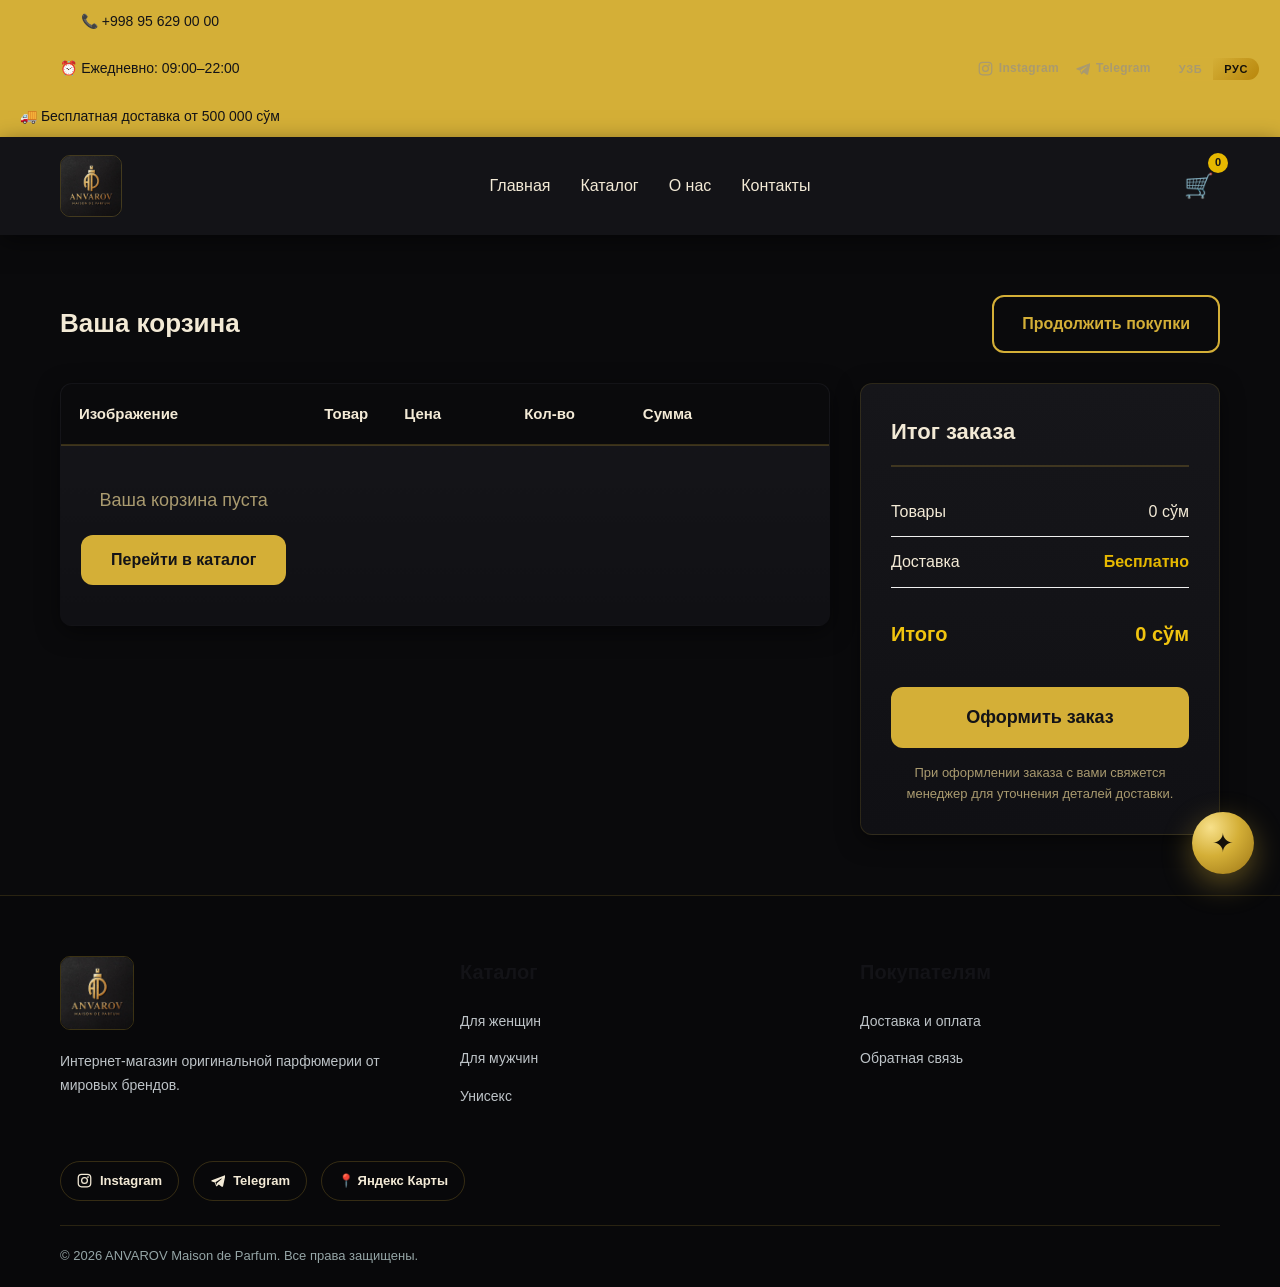
<file: cart.html>
<!DOCTYPE html>
<html lang="ru">
<head>
    <meta charset="UTF-8">
    <meta name="viewport" content="width=device-width, initial-scale=1.0">
    <title>Корзина — Parfum Shop</title>
    <meta name="description" content="Ваша корзина покупок. Оформите заказ с доставкой по Узбекистану.">
    <link rel="stylesheet" href="css/style.css">
</head>
<body>

    <div class="top-bar">
        <div class="contact-info">
            <span>📞 +998 95 629 00 00</span>
            <span>⏰ Ежедневно: 09:00–22:00</span>
            <span>🚚 Бесплатная доставка от 500 000 сўм</span>
        </div>
        <div class="top-right">
            <a class="top-social" href="https://www.instagram.com/anvarov_parfum/" target="_blank" rel="noopener"><svg viewBox="0 0 24 24" fill="none" stroke="currentColor" stroke-width="2"><rect x="2" y="2" width="20" height="20" rx="5.5"/><circle cx="12" cy="12" r="4.6"/><circle cx="17.6" cy="6.4" r="1.4" fill="currentColor" stroke="none"/></svg><span>Instagram</span></a>
            <a class="top-social" href="https://t.me/anvarov_parfum" target="_blank" rel="noopener"><svg viewBox="0 0 24 24" fill="currentColor"><path d="M21.9 4.3 2.9 11.6c-1 .4-1 1.7.1 2l4.7 1.4 1.8 5.5c.3.9 1.4 1.1 2 .4l2.5-2.6 4.8 3.5c.8.6 1.9.2 2.1-.8l3.4-15.7c.2-1-.8-1.8-1.7-1.4zM8.7 14.7l9.4-5.8c.4-.3.9.3.5.6l-7.7 7-.3 3.2-1.9-5z"/></svg><span>Telegram</span></a>
            <div class="lang-switch" role="group" aria-label="Язык">
                <button type="button" data-lang="uz">УЗБ</button>
                <button type="button" data-lang="ru" class="active">РУС</button>
            </div>
        </div>
    </div>

    <header>
        <div class="container nav-container">
            <a href="catalog.html" class="logo logo-img" aria-label="ANVAROV — каталог"><img src="images/logo.png" alt="ANVAROV Maison de Parfum"></a>

            <nav class="nav-menu">
                <a href="index.html">Главная</a>
                <a href="catalog.html">Каталог</a>
                <a href="about.html">О нас</a>
                <a href="contact.html">Контакты</a>
            </nav>

            <div class="nav-actions">
                <a href="cart.html" class="cart-icon" aria-label="Корзина">🛒<span class="cart-count">0</span></a>
                <button class="mobile-menu-btn" aria-label="Меню">☰</button>
            </div>
        </div>
    </header>

    <section class="cart-page">
        <div class="container">
            <div class="cart-header">
                <h2 style="font-size:26px; font-weight:700;">Ваша корзина</h2>
                <a href="catalog.html" class="btn btn-outline">Продолжить покупки</a>
            </div>

            <div style="display:grid; grid-template-columns: 1fr 360px; gap:30px;">
                <div>
                    <table class="cart-table">
                        <thead>
                            <tr>
                                <th style="width:120px;">Изображение</th>
                                <th>Товар</th>
                                <th style="width:140px;">Цена</th>
                                <th style="width:140px;">Кол-во</th>
                                <th style="width:140px;">Сумма</th>
                                <th style="width:100px;"></th>
                            </tr>
                        </thead>
                        <tbody id="cart-items">
                            <!-- Товары корзины заполняются JS -->
                        </tbody>
                    </table>
                </div>

                <div class="cart-summary">
                    <h3>Итог заказа</h3>
                    <div class="summary-row">
                        <span>Товары</span>
                        <span id="cart-subtotal">0 сўм</span>
                    </div>
                    <div class="summary-row">
                        <span>Доставка</span>
                        <span style="color:var(--accent-color); font-weight:600;">Бесплатно</span>
                    </div>
                    <div class="summary-row total">
                        <span>Итого</span>
                        <span id="cart-total">0 сўм</span>
                    </div>
                    <button class="btn btn-primary checkout-btn" id="checkout-btn">Оформить заказ</button>
                    <p style="margin-top:15px; font-size:13px; color:var(--text-gray); text-align:center;">
                        При оформлении заказа с вами свяжется менеджер для уточнения деталей доставки.
                    </p>
                </div>
            </div>
        </div>
    </section>

    <!-- Модалка заказа -->
    <div class="modal-overlay" id="order-modal">
        <div class="modal">
            <div class="modal-header">
                <h3>Оформление заказа</h3>
                <button class="close-modal" id="close-order">×</button>
            </div>
            <div class="modal-body">
                <form id="order-form">
                    <div class="form-group">
                        <label>Ваше имя</label>
                        <input type="text" name="customer-name" placeholder="Иван Иванов" required>
                    </div>
                    <div class="form-group">
                        <label>Телефон</label>
                        <input type="tel" name="customer-phone" placeholder="+7 (999) 123-45-67" required>
                    </div>
                    <div class="form-group">
                        <label>Адрес доставки</label>
                        <textarea name="customer-address" placeholder="Город, улица, дом, квартира" required></textarea>
                    </div>
                    <div class="form-group">
                        <label>Комментарий к заказу</label>
                        <textarea name="customer-comment" placeholder="Пожелания по доставке (не обязательно)"></textarea>
                    </div>
                    <div class="checkbox-group">
                        <input type="checkbox" name="agree" id="agree" required>
                        <label for="agree">
                            Я согласен с <a href="#">условиями обработки персональных данных</a>
                        </label>
                    </div>
                    <button type="submit" class="btn btn-primary" style="width:100%;">Подтвердить заказ</button>
                </form>
            </div>
        </div>
    </div>

    <footer>
        <div class="container">
            <div class="footer-grid">
                <div class="footer-col">
                    <h3 class="footer-brand"><img class="footer-logo" src="images/logo.png" alt="ANVAROV Maison de Parfum"></h3>
                    <p>Интернет-магазин оригинальной парфюмерии от мировых брендов.</p>
                </div>
                <div class="footer-col">
                    <h3>Каталог</h3>
                    <ul>
                        <li><a href="catalog.html?cat=women">Для женщин</a></li>
                        <li><a href="catalog.html?cat=men">Для мужчин</a></li>
                        <li><a href="catalog.html?cat=unisex">Унисекс</a></li>
                    </ul>
                </div>
                <div class="footer-col">
                    <h3>Покупателям</h3>
                    <ul>
                        <li><a href="contact.html">Доставка и оплата</a></li>
                        <li><a href="contact.html">Обратная связь</a></li>
                    </ul>
                </div>
            </div>
                    <div class="footer-socials">
                <a href="https://www.instagram.com/anvarov_parfum/" target="_blank" rel="noopener"><svg viewBox="0 0 24 24" fill="none" stroke="currentColor" stroke-width="2"><rect x="2" y="2" width="20" height="20" rx="5.5"/><circle cx="12" cy="12" r="4.6"/><circle cx="17.6" cy="6.4" r="1.4" fill="currentColor" stroke="none"/></svg>Instagram</a>
                <a href="https://t.me/anvarov_parfum" target="_blank" rel="noopener"><svg viewBox="0 0 24 24" fill="currentColor"><path d="M21.9 4.3 2.9 11.6c-1 .4-1 1.7.1 2l4.7 1.4 1.8 5.5c.3.9 1.4 1.1 2 .4l2.5-2.6 4.8 3.5c.8.6 1.9.2 2.1-.8l3.4-15.7c.2-1-.8-1.8-1.7-1.4zM8.7 14.7l9.4-5.8c.4-.3.9.3.5.6l-7.7 7-.3 3.2-1.9-5z"/></svg>Telegram</a>
                <a href="https://yandex.ru/maps/org/anvarov_parfum/214442855638/" target="_blank" rel="noopener">📍 Яндекс Карты</a>
            </div>
    <div class="footer-bottom">
                <span>© 2026 ANVAROV Maison de Parfum. Все права защищены.</span>
            </div>
        </div>
    </footer>

    <div class="toast" id="toast">
        <span style="font-weight:600;">✓</span><span></span>
    </div>

    <script src="js/i18n.js"></script>
    <script src="js/main.js"></script>
    <script src="js/ai.js"></script>
    <script>
        // Инициализация корзины при загрузке страницы
        document.addEventListener('DOMContentLoaded', () => {
            renderCart();
            updateCartCount();
        });
    </script>
</body>
</html>
</file>
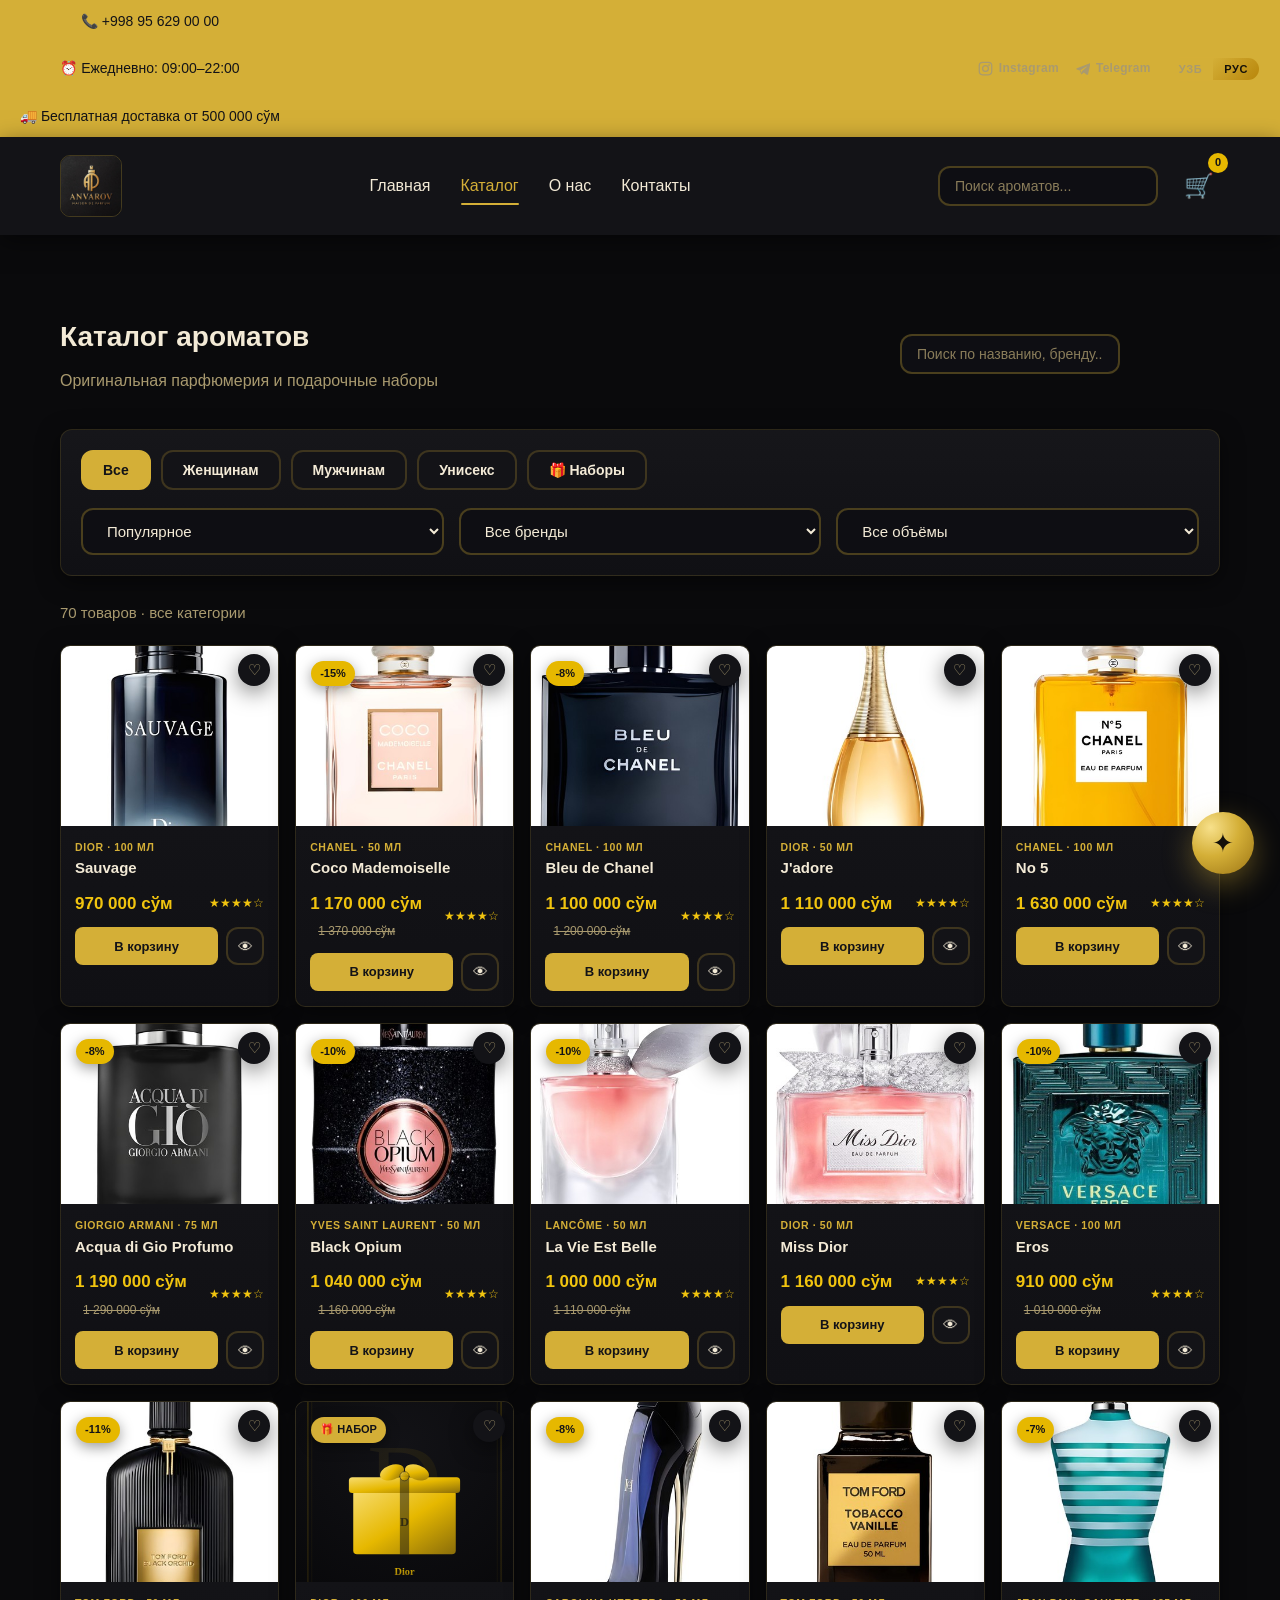
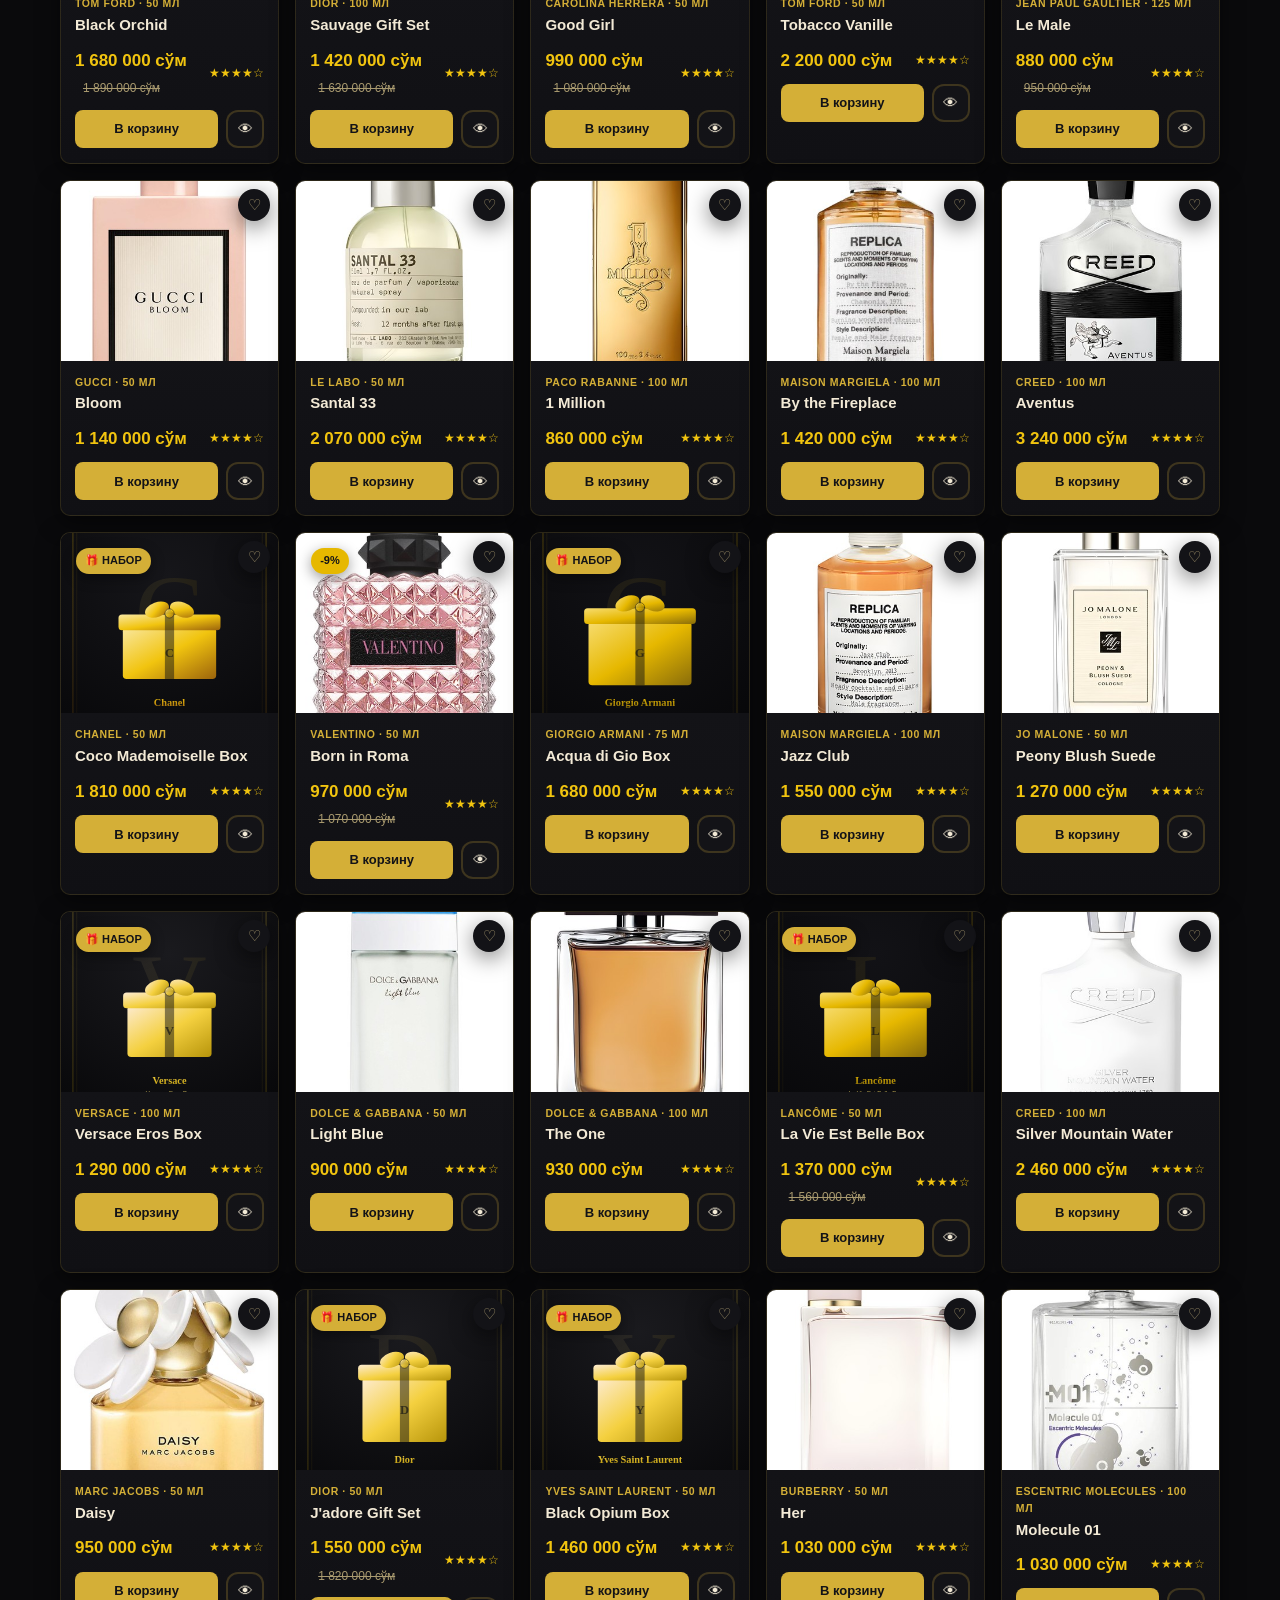
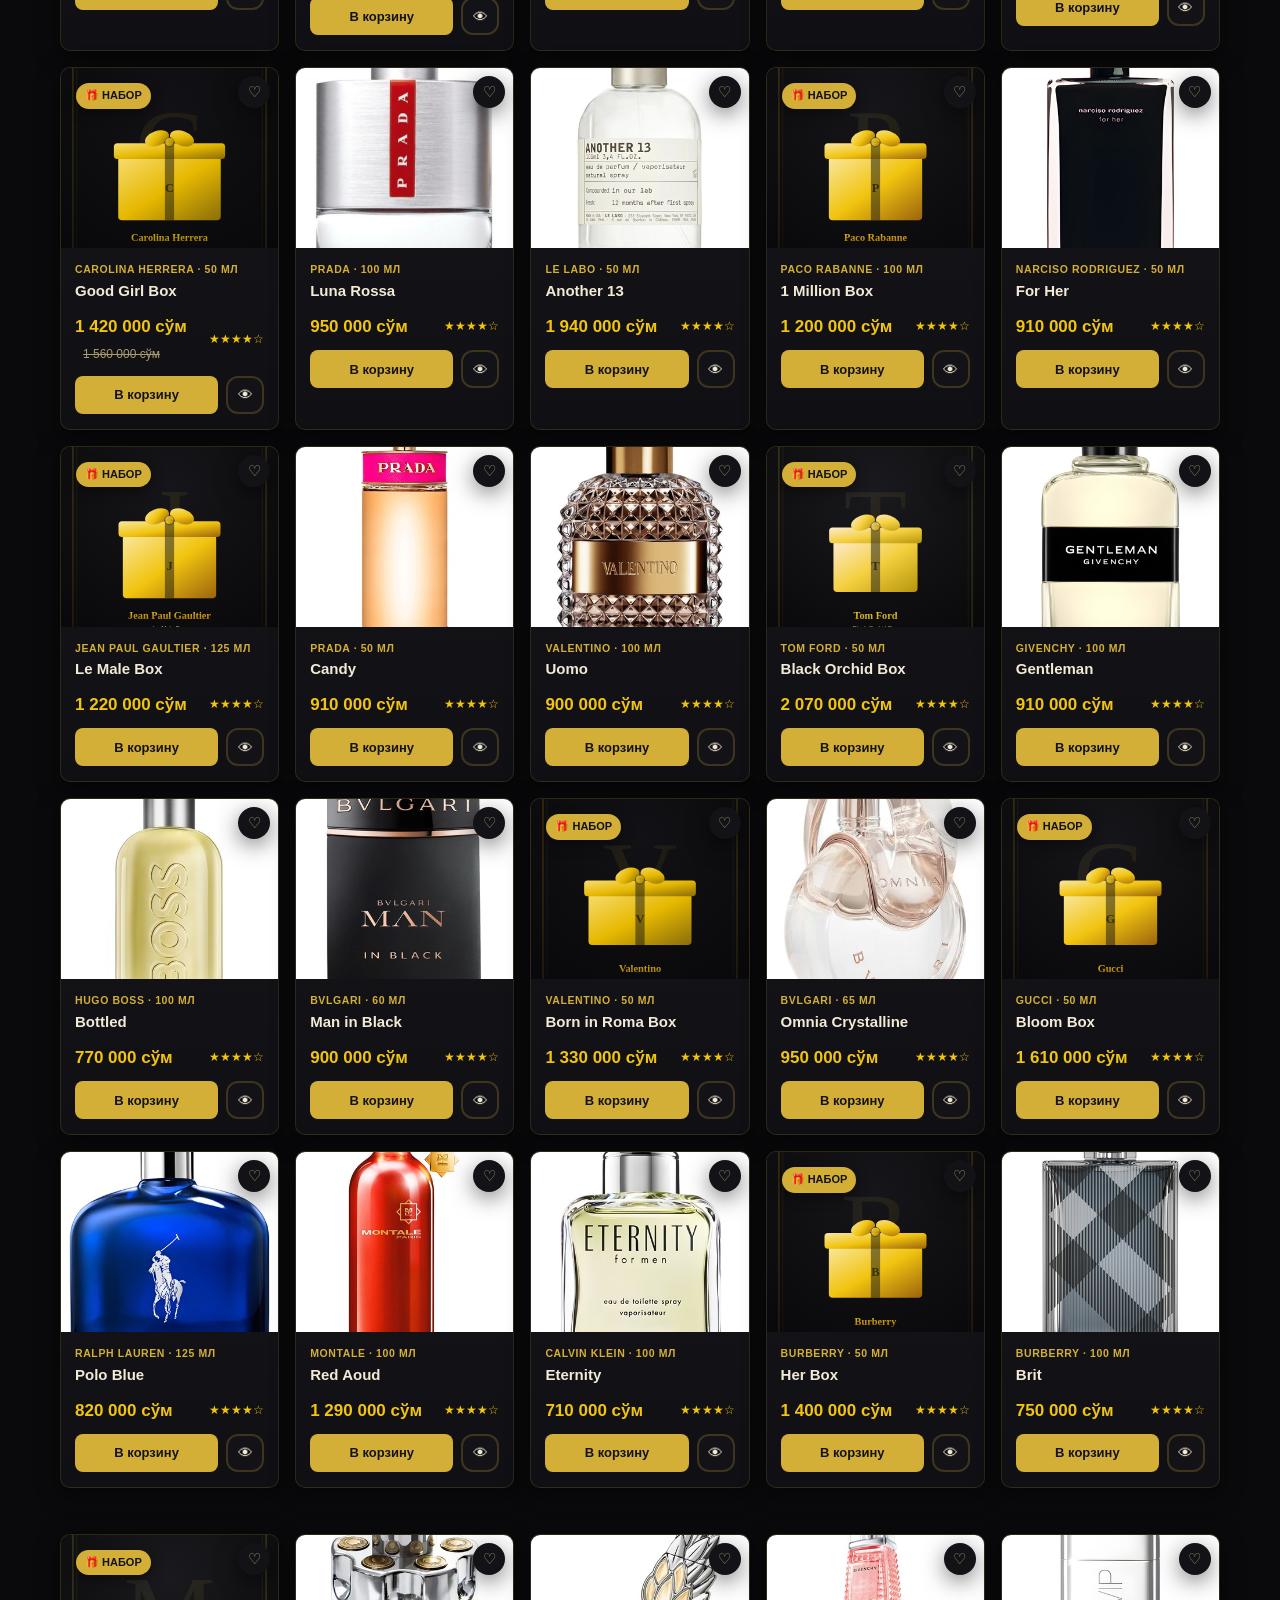
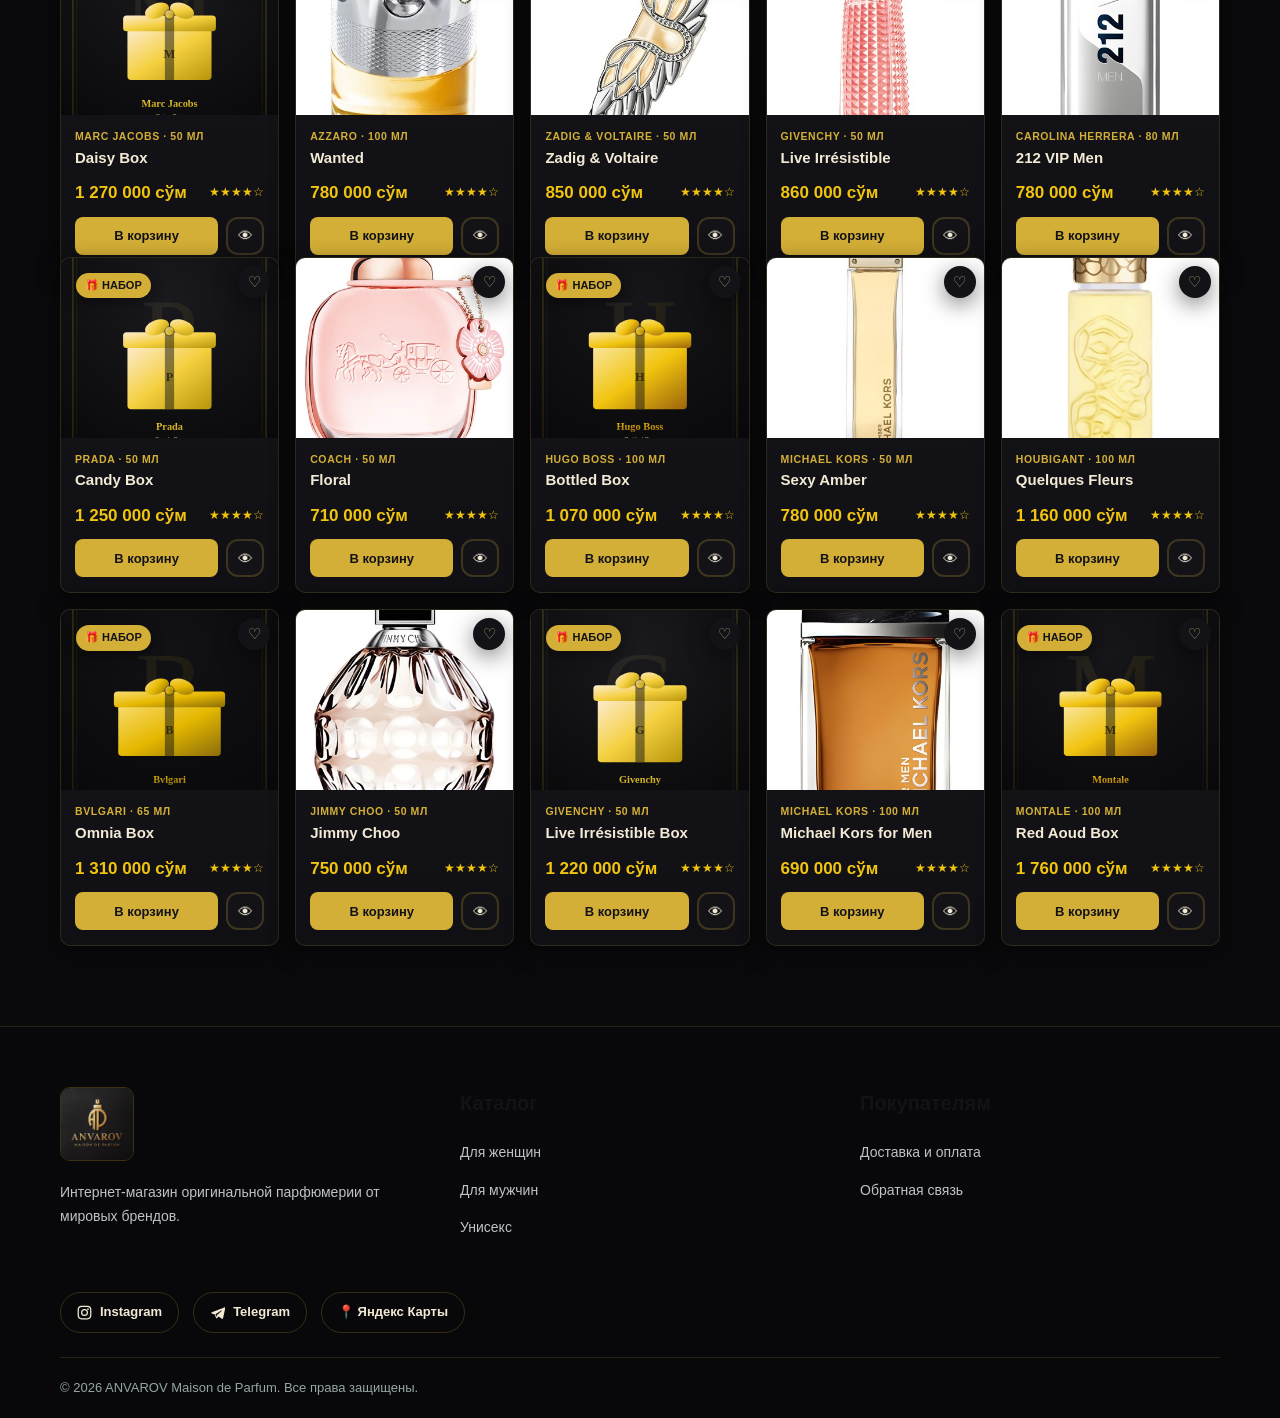
<file: catalog.html>
<!DOCTYPE html>
<html lang="ru">
<head>
    <meta charset="UTF-8">
    <meta name="viewport" content="width=device-width, initial-scale=1.0">
    <title>Каталог парфюмерии — Parfum Shop</title>
    <meta name="description" content="Каталог оригинальной парфюмерии для женщин, мужчин и унисекс. Выберите свой аромат с доставкой по Узбекистану.">
    <link rel="stylesheet" href="css/style.css">
</head>
<body>

    <div class="top-bar">
        <div class="contact-info">
            <span>📞 +998 95 629 00 00</span>
            <span>⏰ Ежедневно: 09:00–22:00</span>
            <span>🚚 Бесплатная доставка от 500 000 сўм</span>
        </div>
        <div class="top-right">
            <a class="top-social" href="https://www.instagram.com/anvarov_parfum/" target="_blank" rel="noopener"><svg viewBox="0 0 24 24" fill="none" stroke="currentColor" stroke-width="2"><rect x="2" y="2" width="20" height="20" rx="5.5"/><circle cx="12" cy="12" r="4.6"/><circle cx="17.6" cy="6.4" r="1.4" fill="currentColor" stroke="none"/></svg><span>Instagram</span></a>
            <a class="top-social" href="https://t.me/anvarov_parfum" target="_blank" rel="noopener"><svg viewBox="0 0 24 24" fill="currentColor"><path d="M21.9 4.3 2.9 11.6c-1 .4-1 1.7.1 2l4.7 1.4 1.8 5.5c.3.9 1.4 1.1 2 .4l2.5-2.6 4.8 3.5c.8.6 1.9.2 2.1-.8l3.4-15.7c.2-1-.8-1.8-1.7-1.4zM8.7 14.7l9.4-5.8c.4-.3.9.3.5.6l-7.7 7-.3 3.2-1.9-5z"/></svg><span>Telegram</span></a>
            <div class="lang-switch" role="group" aria-label="Язык">
                <button type="button" data-lang="uz">УЗБ</button>
                <button type="button" data-lang="ru" class="active">РУС</button>
            </div>
        </div>
    </div>

    <header>
        <div class="container nav-container">
            <a href="catalog.html" class="logo logo-img" aria-label="ANVAROV — каталог"><img src="images/logo.png" alt="ANVAROV Maison de Parfum"></a>

            <nav class="nav-menu">
                <a href="index.html">Главная</a>
                <a href="catalog.html" class="active">Каталог</a>
                <a href="about.html">О нас</a>
                <a href="contact.html">Контакты</a>
            </nav>

            <div class="nav-actions">
                <div class="search-box">
                    <input type="text" id="search-input" placeholder="Поиск ароматов...">
                </div>
                <a href="cart.html" class="cart-icon" aria-label="Корзина">🛒<span class="cart-count">0</span></a>
                <button class="mobile-menu-btn" aria-label="Меню">☰</button>
            </div>
        </div>
    </header>

    <section class="products">
        <div class="container">
            <div class="products-header">
                <div>
                    <h2 style="font-size:28px; font-weight:700; margin-bottom:8px;">Каталог ароматов</h2>
                    <p style="color:var(--text-gray);">Оригинальная парфюмерия и подарочные наборы</p>
                </div>
                <div class="search-box" style="flex:0 1 320px;">
                    <input type="text" id="search-input" placeholder="Поиск по названию, бренду...">
                </div>
            </div>

            <!-- Панель фильтров -->
            <div class="filter-bar">
                <div class="category-tabs">
                    <button class="cat-tab active" data-cat="all">Все</button>
                    <button class="cat-tab" data-cat="women">Женщинам</button>
                    <button class="cat-tab" data-cat="men">Мужчинам</button>
                    <button class="cat-tab" data-cat="unisex">Унисекс</button>
                    <button class="cat-tab" data-cat="box">🎁 Наборы</button>
                </div>
                <div class="filter-controls">
                    <select class="filter-select" id="sort-filter">
                        <option value="popular">Популярное</option>
                        <option value="price-asc">Цена: маленький → большой</option>
                        <option value="price-desc">Цена: большой → маленький</option>
                        <option value="rating">По рейтингу</option>
                        <option value="volume-asc">Объём: от меньшего</option>
                        <option value="name">По названию (А-Я)</option>
                    </select>
                    <select class="filter-select" id="brand-filter">
                        <option value="all">Все бренды</option>
                    </select>
                    <select class="filter-select" id="volume-filter">
                        <option value="all">Все объёмы</option>
                    </select>
                </div>
            </div>

            <div class="results-line" id="results-count"></div>

            <div class="products-grid" id="products-grid">
                <!-- Товары заполняются JS -->
            </div>
        </div>
    </section>

    <footer>
        <div class="container">
            <div class="footer-grid">
                <div class="footer-col">
                    <h3 class="footer-brand"><img class="footer-logo" src="images/logo.png" alt="ANVAROV Maison de Parfum"></h3>
                    <p>Интернет-магазин оригинальной парфюмерии от мировых брендов.</p>
                </div>
                <div class="footer-col">
                    <h3>Каталог</h3>
                    <ul>
                        <li><a href="catalog.html?cat=women">Для женщин</a></li>
                        <li><a href="catalog.html?cat=men">Для мужчин</a></li>
                        <li><a href="catalog.html?cat=unisex">Унисекс</a></li>
                    </ul>
                </div>
                <div class="footer-col">
                    <h3>Покупателям</h3>
                    <ul>
                        <li><a href="contact.html">Доставка и оплата</a></li>
                        <li><a href="contact.html">Обратная связь</a></li>
                    </ul>
                </div>
            </div>
                    <div class="footer-socials">
                <a href="https://www.instagram.com/anvarov_parfum/" target="_blank" rel="noopener"><svg viewBox="0 0 24 24" fill="none" stroke="currentColor" stroke-width="2"><rect x="2" y="2" width="20" height="20" rx="5.5"/><circle cx="12" cy="12" r="4.6"/><circle cx="17.6" cy="6.4" r="1.4" fill="currentColor" stroke="none"/></svg>Instagram</a>
                <a href="https://t.me/anvarov_parfum" target="_blank" rel="noopener"><svg viewBox="0 0 24 24" fill="currentColor"><path d="M21.9 4.3 2.9 11.6c-1 .4-1 1.7.1 2l4.7 1.4 1.8 5.5c.3.9 1.4 1.1 2 .4l2.5-2.6 4.8 3.5c.8.6 1.9.2 2.1-.8l3.4-15.7c.2-1-.8-1.8-1.7-1.4zM8.7 14.7l9.4-5.8c.4-.3.9.3.5.6l-7.7 7-.3 3.2-1.9-5z"/></svg>Telegram</a>
                <a href="https://yandex.ru/maps/org/anvarov_parfum/214442855638/" target="_blank" rel="noopener">📍 Яндекс Карты</a>
            </div>
    <div class="footer-bottom">
                <span>© 2026 ANVAROV Maison de Parfum. Все права защищены.</span>
            </div>
        </div>
    </footer>

    <div class="toast" id="toast">
        <span style="font-weight:600;">✓</span><span></span>
    </div>

    <script src="js/i18n.js"></script>
    <script src="js/main.js"></script>
    <script src="js/ai.js"></script>
</body>
</html>
</file>
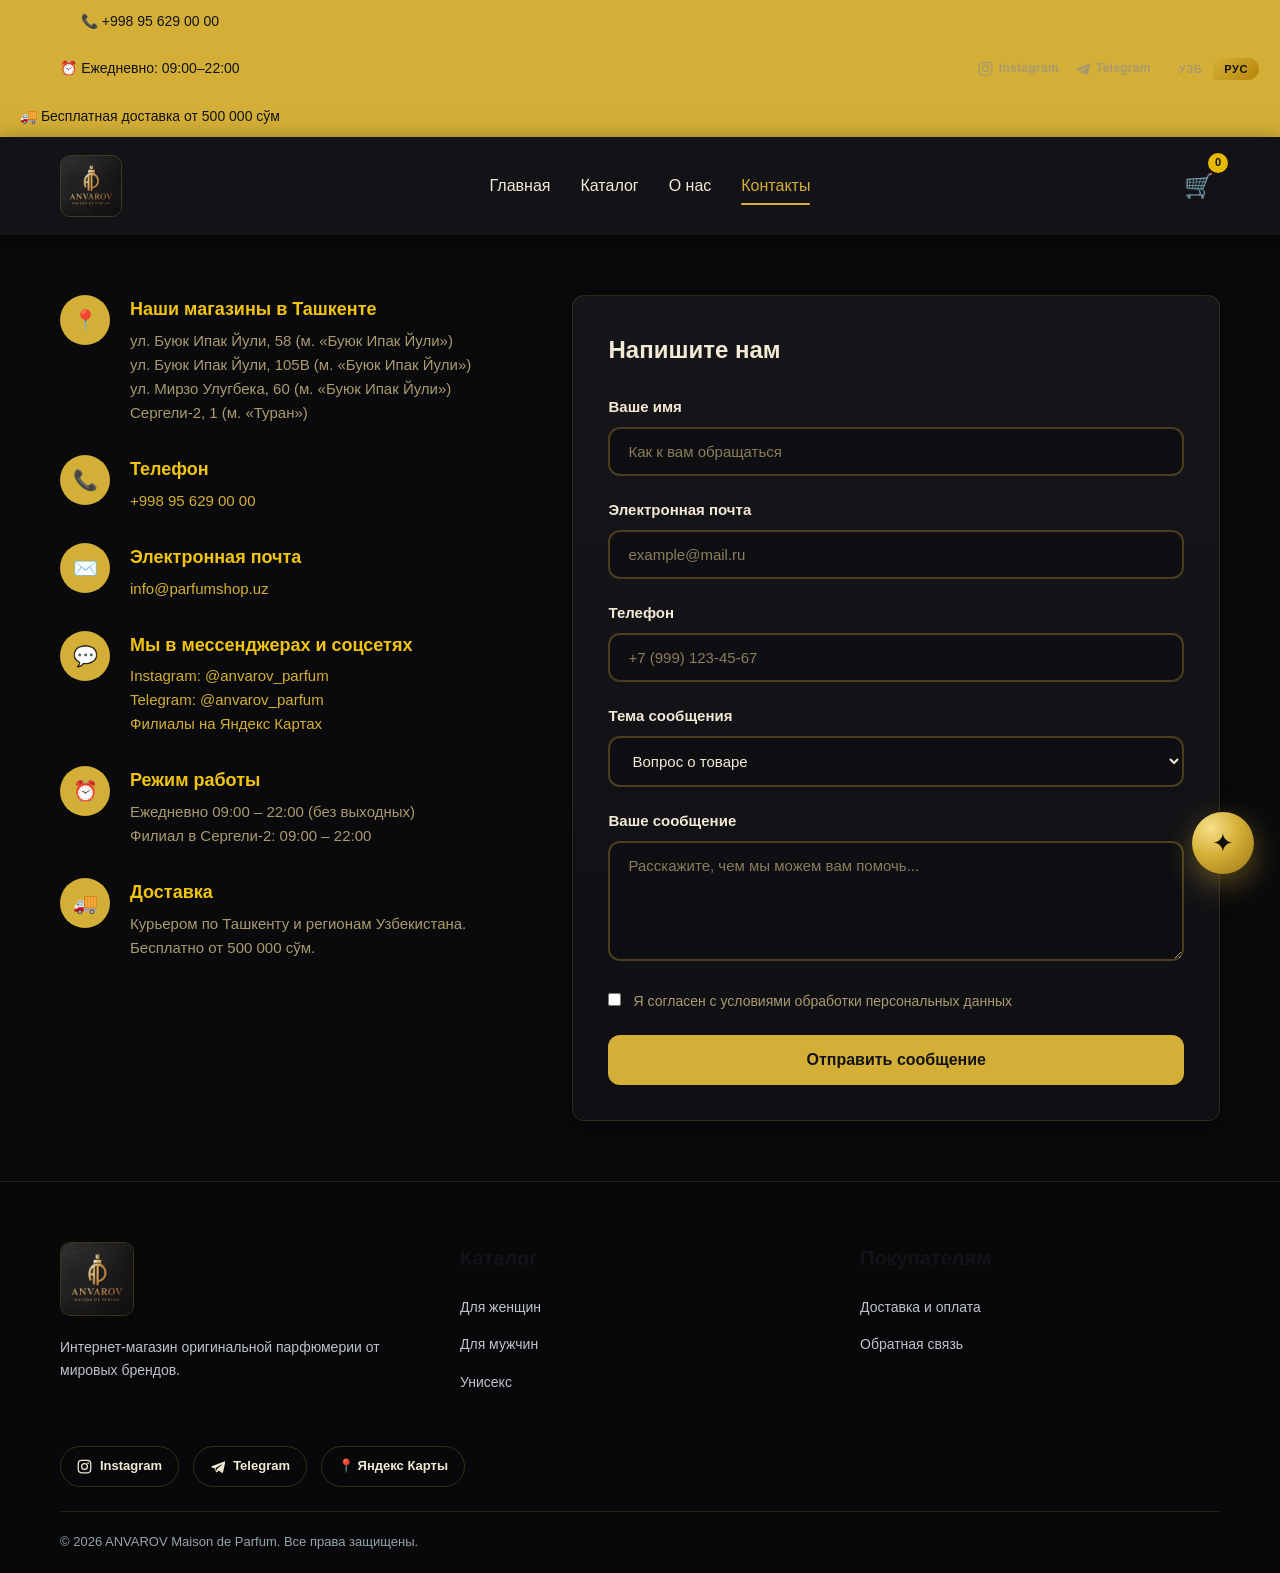
<file: contact.html>
<!DOCTYPE html>
<html lang="ru">
<head>
    <meta charset="UTF-8">
    <meta name="viewport" content="width=device-width, initial-scale=1.0">
    <title>Контакты — Parfum Shop</title>
    <meta name="description" content="Контакты интернет-магазина парфюмерии Parfum Shop. Телефон, адрес, форма обратной связи.">
    <link rel="stylesheet" href="css/style.css">
</head>
<body>

    <div class="top-bar">
        <div class="contact-info">
            <span>📞 +998 95 629 00 00</span>
            <span>⏰ Ежедневно: 09:00–22:00</span>
            <span>🚚 Бесплатная доставка от 500 000 сўм</span>
        </div>
        <div class="top-right">
            <a class="top-social" href="https://www.instagram.com/anvarov_parfum/" target="_blank" rel="noopener"><svg viewBox="0 0 24 24" fill="none" stroke="currentColor" stroke-width="2"><rect x="2" y="2" width="20" height="20" rx="5.5"/><circle cx="12" cy="12" r="4.6"/><circle cx="17.6" cy="6.4" r="1.4" fill="currentColor" stroke="none"/></svg><span>Instagram</span></a>
            <a class="top-social" href="https://t.me/anvarov_parfum" target="_blank" rel="noopener"><svg viewBox="0 0 24 24" fill="currentColor"><path d="M21.9 4.3 2.9 11.6c-1 .4-1 1.7.1 2l4.7 1.4 1.8 5.5c.3.9 1.4 1.1 2 .4l2.5-2.6 4.8 3.5c.8.6 1.9.2 2.1-.8l3.4-15.7c.2-1-.8-1.8-1.7-1.4zM8.7 14.7l9.4-5.8c.4-.3.9.3.5.6l-7.7 7-.3 3.2-1.9-5z"/></svg><span>Telegram</span></a>
            <div class="lang-switch" role="group" aria-label="Язык">
                <button type="button" data-lang="uz">УЗБ</button>
                <button type="button" data-lang="ru" class="active">РУС</button>
            </div>
        </div>
    </div>

    <header>
        <div class="container nav-container">
            <a href="catalog.html" class="logo logo-img" aria-label="ANVAROV — каталог"><img src="images/logo.png" alt="ANVAROV Maison de Parfum"></a>

            <nav class="nav-menu">
                <a href="index.html">Главная</a>
                <a href="catalog.html">Каталог</a>
                <a href="about.html">О нас</a>
                <a href="contact.html" class="active">Контакты</a>
            </nav>

            <div class="nav-actions">
                <a href="cart.html" class="cart-icon" aria-label="Корзина">🛒<span class="cart-count">0</span></a>
                <button class="mobile-menu-btn" aria-label="Меню">☰</button>
            </div>
        </div>
    </header>

    <section class="contact-page">
        <div class="container">
            <div class="contact-container">
                <div class="contact-info">
                    <div class="contact-item">
                        <div class="contact-icon">📍</div>
                        <div>
                            <h4>Наши магазины в Ташкенте</h4>
                            <p>
                                ул. Буюк Ипак Йули, 58 (м. «Буюк Ипак Йули»)<br>
                                ул. Буюк Ипак Йули, 105В (м. «Буюк Ипак Йули»)<br>
                                ул. Мирзо Улугбека, 60 (м. «Буюк Ипак Йули»)<br>
                                Сергели-2, 1 (м. «Туран»)
                            </p>
                        </div>
                    </div>
                    <div class="contact-item">
                        <div class="contact-icon">📞</div>
                        <div>
                            <h4>Телефон</h4>
                            <p><a href="tel:+998956290000" style="color:var(--primary-color);">+998 95 629 00 00</a></p>
                        </div>
                    </div>
                    <div class="contact-item">
                        <div class="contact-icon">✉️</div>
                        <div>
                            <h4>Электронная почта</h4>
                            <p><a href="mailto:info@parfumshop.uz" style="color:var(--primary-color);">info@parfumshop.uz</a></p>
                        </div>
                    </div>
                    <div class="contact-item">
                        <div class="contact-icon">💬</div>
                        <div>
                            <h4>Мы в мессенджерах и соцсетях</h4>
                            <p>
                                <a href="https://www.instagram.com/anvarov_parfum/" target="_blank" rel="noopener" style="color:var(--primary-color);">Instagram: @anvarov_parfum</a><br>
                                <a href="https://t.me/anvarov_parfum" target="_blank" rel="noopener" style="color:var(--primary-color);">Telegram: @anvarov_parfum</a><br>
                                <a href="https://yandex.ru/maps/org/anvarov_parfum/214442855638/" target="_blank" rel="noopener" style="color:var(--primary-color);">Филиалы на Яндекс Картах</a>
                            </p>
                        </div>
                    </div>
                    <div class="contact-item">
                        <div class="contact-icon">⏰</div>
                        <div>
                            <h4>Режим работы</h4>
                            <p>Ежедневно 09:00 – 22:00 (без выходных)<br>Филиал в Сергели-2: 09:00 – 22:00</p>
                        </div>
                    </div>
                    <div class="contact-item">
                        <div class="contact-icon">🚚</div>
                        <div>
                            <h4>Доставка</h4>
                            <p>Курьером по Ташкенту и регионам Узбекистана. Бесплатно от 500 000 сўм.</p>
                        </div>
                    </div>
                </div>

                <div class="contact-form">
                    <h2 style="font-size:24px; font-weight:700; margin-bottom:25px; color:var(--text-dark);">Напишите нам</h2>
                    <form id="contact-form">
                        <div class="form-group">
                            <label>Ваше имя</label>
                            <input type="text" placeholder="Как к вам обращаться" required>
                        </div>
                        <div class="form-group">
                            <label>Электронная почта</label>
                            <input type="email" placeholder="example@mail.ru" required>
                        </div>
                        <div class="form-group">
                            <label>Телефон</label>
                            <input type="tel" placeholder="+7 (999) 123-45-67">
                        </div>
                        <div class="form-group">
                            <label>Тема сообщения</label>
                            <select>
                                <option>Вопрос о товаре</option>
                                <option>Доставка и оплата</option>
                                <option>Оптовые закупки</option>
                                <option>Другое</option>
                            </select>
                        </div>
                        <div class="form-group">
                            <label>Ваше сообщение</label>
                            <textarea placeholder="Расскажите, чем мы можем вам помочь..." required></textarea>
                        </div>
                        <div class="checkbox-group">
                            <input type="checkbox" name="agree" id="agree-contact" required>
                            <label for="agree-contact">
                                Я согласен с условиями обработки персональных данных
                            </label>
                        </div>
                        <button type="submit" class="btn btn-primary" style="width:100%;">Отправить сообщение</button>
                    </form>
                </div>
            </div>
        </div>
    </section>

    <footer>
        <div class="container">
            <div class="footer-grid">
                <div class="footer-col">
                    <h3 class="footer-brand"><img class="footer-logo" src="images/logo.png" alt="ANVAROV Maison de Parfum"></h3>
                    <p>Интернет-магазин оригинальной парфюмерии от мировых брендов.</p>
                </div>
                <div class="footer-col">
                    <h3>Каталог</h3>
                    <ul>
                        <li><a href="catalog.html?cat=women">Для женщин</a></li>
                        <li><a href="catalog.html?cat=men">Для мужчин</a></li>
                        <li><a href="catalog.html?cat=unisex">Унисекс</a></li>
                    </ul>
                </div>
                <div class="footer-col">
                    <h3>Покупателям</h3>
                    <ul>
                        <li><a href="contact.html">Доставка и оплата</a></li>
                        <li><a href="contact.html">Обратная связь</a></li>
                    </ul>
                </div>
            </div>
                    <div class="footer-socials">
                <a href="https://www.instagram.com/anvarov_parfum/" target="_blank" rel="noopener"><svg viewBox="0 0 24 24" fill="none" stroke="currentColor" stroke-width="2"><rect x="2" y="2" width="20" height="20" rx="5.5"/><circle cx="12" cy="12" r="4.6"/><circle cx="17.6" cy="6.4" r="1.4" fill="currentColor" stroke="none"/></svg>Instagram</a>
                <a href="https://t.me/anvarov_parfum" target="_blank" rel="noopener"><svg viewBox="0 0 24 24" fill="currentColor"><path d="M21.9 4.3 2.9 11.6c-1 .4-1 1.7.1 2l4.7 1.4 1.8 5.5c.3.9 1.4 1.1 2 .4l2.5-2.6 4.8 3.5c.8.6 1.9.2 2.1-.8l3.4-15.7c.2-1-.8-1.8-1.7-1.4zM8.7 14.7l9.4-5.8c.4-.3.9.3.5.6l-7.7 7-.3 3.2-1.9-5z"/></svg>Telegram</a>
                <a href="https://yandex.ru/maps/org/anvarov_parfum/214442855638/" target="_blank" rel="noopener">📍 Яндекс Карты</a>
            </div>
    <div class="footer-bottom">
                <span>© 2026 ANVAROV Maison de Parfum. Все права защищены.</span>
            </div>
        </div>
    </footer>

    <div class="toast" id="toast">
        <span style="font-weight:600;">✓</span><span></span>
    </div>

    <script src="js/i18n.js"></script>
    <script src="js/main.js"></script>
    <script src="js/ai.js"></script>
    <script>
        document.getElementById('contact-form').addEventListener('submit', function(e) {
            e.preventDefault();
            const formData = new FormData(this);
            const data = Object.fromEntries(formData.entries());
            console.log('Сообщение отправлено:', data);
            showToast('Сообщение отправлено! Мы свяжемся с вами в ближайшее время.');
            this.reset();
        });
    </script>
</body>
</html>
</file>
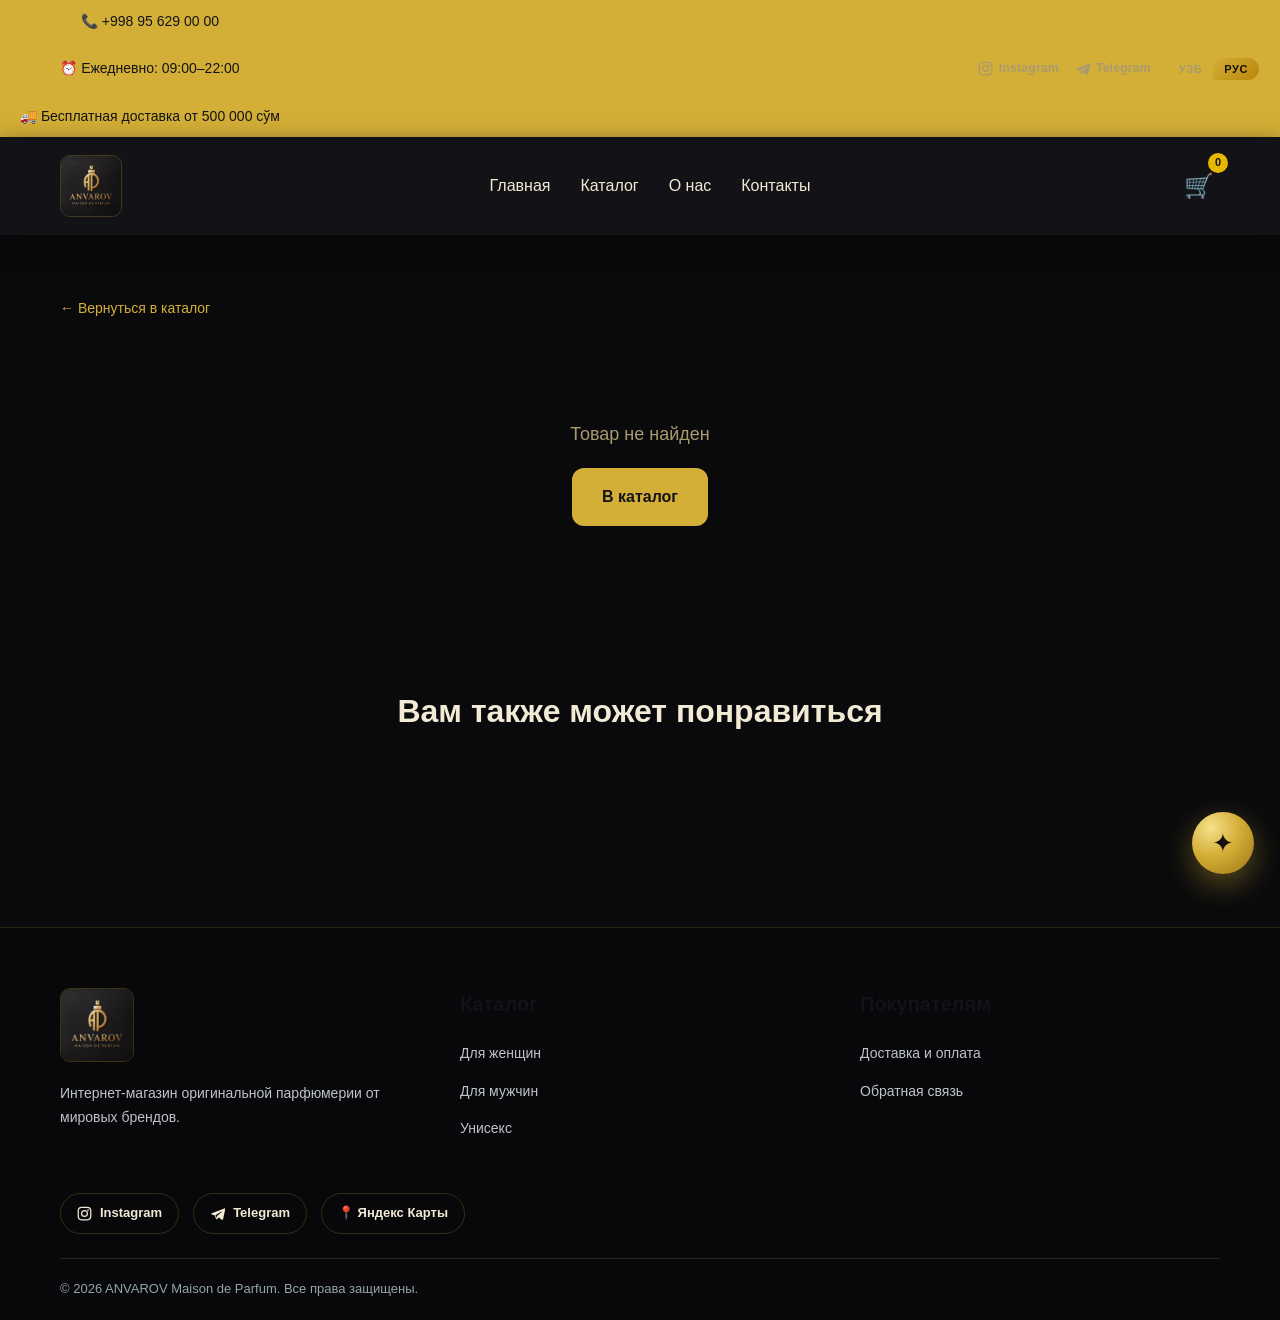
<file: product.html>
<!DOCTYPE html>
<html lang="ru">
<head>
    <meta charset="UTF-8">
    <meta name="viewport" content="width=device-width, initial-scale=1.0">
    <title>Товар — Parfum Shop</title>
    <meta name="description" content="Подробная информация о парфюмерии. Купить с доставкой по Узбекистану.">
    <link rel="stylesheet" href="css/style.css">
</head>
<body>

    <div class="top-bar">
        <div class="contact-info">
            <span>📞 +998 95 629 00 00</span>
            <span>⏰ Ежедневно: 09:00–22:00</span>
            <span>🚚 Бесплатная доставка от 500 000 сўм</span>
        </div>
        <div class="top-right">
            <a class="top-social" href="https://www.instagram.com/anvarov_parfum/" target="_blank" rel="noopener"><svg viewBox="0 0 24 24" fill="none" stroke="currentColor" stroke-width="2"><rect x="2" y="2" width="20" height="20" rx="5.5"/><circle cx="12" cy="12" r="4.6"/><circle cx="17.6" cy="6.4" r="1.4" fill="currentColor" stroke="none"/></svg><span>Instagram</span></a>
            <a class="top-social" href="https://t.me/anvarov_parfum" target="_blank" rel="noopener"><svg viewBox="0 0 24 24" fill="currentColor"><path d="M21.9 4.3 2.9 11.6c-1 .4-1 1.7.1 2l4.7 1.4 1.8 5.5c.3.9 1.4 1.1 2 .4l2.5-2.6 4.8 3.5c.8.6 1.9.2 2.1-.8l3.4-15.7c.2-1-.8-1.8-1.7-1.4zM8.7 14.7l9.4-5.8c.4-.3.9.3.5.6l-7.7 7-.3 3.2-1.9-5z"/></svg><span>Telegram</span></a>
            <div class="lang-switch" role="group" aria-label="Язык">
                <button type="button" data-lang="uz">УЗБ</button>
                <button type="button" data-lang="ru" class="active">РУС</button>
            </div>
        </div>
    </div>

    <header>
        <div class="container nav-container">
            <a href="catalog.html" class="logo logo-img" aria-label="ANVAROV — каталог"><img src="images/logo.png" alt="ANVAROV Maison de Parfum"></a>

            <nav class="nav-menu">
                <a href="index.html">Главная</a>
                <a href="catalog.html">Каталог</a>
                <a href="about.html">О нас</a>
                <a href="contact.html">Контакты</a>
            </nav>

            <div class="nav-actions">
                <a href="cart.html" class="cart-icon" aria-label="Корзина">🛒<span class="cart-count">0</span></a>
                <button class="mobile-menu-btn" aria-label="Меню">☰</button>
            </div>
        </div>
    </header>

    <section class="product-detail">
        <div class="container">
            <a href="catalog.html" style="color:var(--primary-color); font-size:14px; margin-bottom:20px; display:inline-block;">← Вернуться в каталог</a>

            <div id="product-detail-container">
                <!-- Контент товара заполняется JS -->
                <div style="text-align:center; padding:60px 20px; color:var(--text-gray);">
                    <p>Загрузка товара...</p>
                </div>
            </div>

            <div class="related-products">
                <div class="section-header">
                    <h2>Вам также может понравиться</h2>
                </div>
                <div class="products-grid" id="related-products-grid">
                    <!-- Похожие товары заполняются JS -->
                </div>
            </div>
        </div>
    </section>

    <footer>
        <div class="container">
            <div class="footer-grid">
                <div class="footer-col">
                    <h3 class="footer-brand"><img class="footer-logo" src="images/logo.png" alt="ANVAROV Maison de Parfum"></h3>
                    <p>Интернет-магазин оригинальной парфюмерии от мировых брендов.</p>
                </div>
                <div class="footer-col">
                    <h3>Каталог</h3>
                    <ul>
                        <li><a href="catalog.html?cat=women">Для женщин</a></li>
                        <li><a href="catalog.html?cat=men">Для мужчин</a></li>
                        <li><a href="catalog.html?cat=unisex">Унисекс</a></li>
                    </ul>
                </div>
                <div class="footer-col">
                    <h3>Покупателям</h3>
                    <ul>
                        <li><a href="contact.html">Доставка и оплата</a></li>
                        <li><a href="contact.html">Обратная связь</a></li>
                    </ul>
                </div>
            </div>
                    <div class="footer-socials">
                <a href="https://www.instagram.com/anvarov_parfum/" target="_blank" rel="noopener"><svg viewBox="0 0 24 24" fill="none" stroke="currentColor" stroke-width="2"><rect x="2" y="2" width="20" height="20" rx="5.5"/><circle cx="12" cy="12" r="4.6"/><circle cx="17.6" cy="6.4" r="1.4" fill="currentColor" stroke="none"/></svg>Instagram</a>
                <a href="https://t.me/anvarov_parfum" target="_blank" rel="noopener"><svg viewBox="0 0 24 24" fill="currentColor"><path d="M21.9 4.3 2.9 11.6c-1 .4-1 1.7.1 2l4.7 1.4 1.8 5.5c.3.9 1.4 1.1 2 .4l2.5-2.6 4.8 3.5c.8.6 1.9.2 2.1-.8l3.4-15.7c.2-1-.8-1.8-1.7-1.4zM8.7 14.7l9.4-5.8c.4-.3.9.3.5.6l-7.7 7-.3 3.2-1.9-5z"/></svg>Telegram</a>
                <a href="https://yandex.ru/maps/org/anvarov_parfum/214442855638/" target="_blank" rel="noopener">📍 Яндекс Карты</a>
            </div>
    <div class="footer-bottom">
                <span>© 2026 ANVAROV Maison de Parfum. Все права защищены.</span>
            </div>
        </div>
    </footer>

    <div class="toast" id="toast">
        <span style="font-weight:600;">✓</span><span></span>
    </div>

    <script src="js/i18n.js"></script>
    <script src="js/main.js"></script>
    <script src="js/ai.js"></script>
</body>
</html>
</file>
<file: css/style.css>
/* ================================================================
   PERFUME SHOP — Стили интернет-магазина парфюмерии
   ================================================================ */

/* Сброс и базовые настройки */
* {
    margin: 0;
    padding: 0;
    box-sizing: border-box;
}

:root {
    --primary-color: #d4af37;
    --primary-dark: #b8860b;
    --primary-light: #f4e4a6;
    --accent-color: #e6b800;
    --gold-color: #f1c40f;
    --text-dark: #f3ead6;
    --text-gray: #a99a6f;
    --text-light: #26262b;
    --bg-color: #0a0a0c;
    --white: #131317;
    --border-color: rgba(212, 175, 55, 0.22);
    --shadow: 0 6px 22px rgba(0, 0, 0, 0.5);
    --shadow-hover: 0 12px 36px rgba(0, 0, 0, 0.65);
    --transition: all 0.3s ease;
    --radius: 12px;
    --max-width: 1200px;
}

html {
    scroll-behavior: smooth;
}

body {
    font-family: 'Segoe UI', Roboto, Helvetica, Arial, sans-serif;
    background-color: var(--bg-color);
    color: var(--text-dark);
    line-height: 1.6;
    overflow-x: hidden;
}

a {
    text-decoration: none;
    color: inherit;
}

ul, ol {
    list-style: none;
}

img {
    max-width: 100%;
    height: auto;
    display: block;
}

button {
    cursor: pointer;
    font-family: inherit;
    border: none;
    background: none;
}

input, textarea, select {
    font-family: inherit;
}

/* ===== Контейнер ===== */
.container {
    max-width: var(--max-width);
    margin: 0 auto;
    padding: 0 20px;
}

/* ===== Кнопки ===== */
.btn {
    display: inline-flex;
    align-items: center;
    justify-content: center;
    gap: 8px;
    padding: 14px 28px;
    font-size: 16px;
    font-weight: 600;
    border-radius: var(--radius);
    border: 2px solid transparent;
    transition: var(--transition);
    white-space: nowrap;
}

.btn-primary {
    background-color: var(--primary-color);
    color: var(--white);
}

.btn-primary:hover {
    background-color: var(--primary-dark);
    transform: translateY(-2px);
    box-shadow: var(--shadow-hover);
}

.btn-secondary {
    background-color: var(--white);
    color: var(--text-dark);
    border-color: var(--border-color);
}

.btn-secondary:hover {
    background-color: var(--text-light);
    border-color: var(--text-dark);
    transform: translateY(-2px);
}

.btn-outline {
    border-color: var(--primary-color);
    color: var(--primary-color);
}

.btn-outline:hover {
    background-color: var(--primary-color);
    color: var(--white);
}

/* ===== Шапка ===== */
header {
    background-color: var(--white);
    box-shadow: var(--shadow);
    position: sticky;
    top: 0;
    z-index: 1000;
}

.top-bar {
    display: flex;
    justify-content: space-between;
    align-items: center;
    padding: 10px 20px;
    background-color: var(--primary-color);
    color: var(--white);
    font-size: 14px;
}

.top-bar .contact-info {
    display: flex;
    gap: 25px;
    align-items: center;
}

.top-bar .social-links {
    display: flex;
    gap: 12px;
}

.top-bar .social-links a {
    color: var(--white);
    opacity: 0.9;
    transition: var(--transition);
}

.top-bar .social-links a:hover {
    opacity: 1;
    color: var(--gold-color);
}

.nav-container {
    display: flex;
    justify-content: space-between;
    align-items: center;
    padding: 18px 20px;
}

.logo {
    font-size: 28px;
    font-weight: 800;
    color: var(--text-dark);
    letter-spacing: -0.5px;
    display: flex;
    align-items: center;
    gap: 10px;
}

.logo span {
    color: var(--primary-color);
}

.nav-menu {
    display: flex;
    gap: 30px;
    align-items: center;
}

.nav-menu a {
    font-weight: 500;
    font-size: 16px;
    color: var(--text-dark);
    transition: var(--transition);
    position: relative;
}

.nav-menu a:hover,
.nav-menu a.active {
    color: var(--primary-color);
}

.nav-menu a.active::after {
    content: '';
    position: absolute;
    bottom: -6px;
    left: 0;
    width: 100%;
    height: 2px;
    background-color: var(--primary-color);
    border-radius: 2px;
}

.nav-actions {
    display: flex;
    align-items: center;
    gap: 20px;
}

.search-box {
    position: relative;
}

.search-box input {
    padding: 10px 15px;
    border: 2px solid var(--border-color);
    border-radius: var(--radius);
    font-size: 14px;
    width: 220px;
    transition: var(--transition);
}

.search-box input:focus {
    outline: none;
    border-color: var(--primary-color);
    width: 260px;
}

.cart-icon {
    position: relative;
    font-size: 24px;
    color: var(--text-dark);
    transition: var(--transition);
    padding: 6px;
}

.cart-icon:hover {
    color: var(--primary-color);
}

.cart-count {
    position: absolute;
    top: -8px;
    right: -8px;
    background-color: var(--accent-color);
    color: var(--white);
    font-size: 11px;
    font-weight: 700;
    width: 20px;
    height: 20px;
    border-radius: 50%;
    display: flex;
    align-items: center;
    justify-content: center;
}

.mobile-menu-btn {
    display: none;
    font-size: 26px;
    color: var(--text-dark);
}

/* ===== Hero секция ===== */
.hero {
    position: relative;
    height: 85vh;
    min-height: 600px;
    background: linear-gradient(135deg, var(--primary-color) 0%, #6c3483 100%);
    display: flex;
    align-items: center;
    justify-content: center;
    text-align: center;
    color: var(--white);
    overflow: hidden;
}

.hero-bg {
    position: absolute;
    inset: 0;
    background: url('../images/hero.jpg') center/cover no-repeat;
    opacity: 0.35;
    z-index: 0;
}

.hero-content {
    position: relative;
    z-index: 1;
    max-width: 900px;
    padding: 0 20px;
    animation: fadeInUp 1s ease;
}

.hero h1 {
    font-size: 48px;
    font-weight: 800;
    line-height: 1.1;
    margin-bottom: 20px;
    letter-spacing: -1px;
}

.hero p {
    font-size: 20px;
    margin-bottom: 35px;
    opacity: 0.95;
    max-width: 700px;
    margin-left: auto;
    margin-right: auto;
}

.hero-actions {
    display: flex;
    gap: 15px;
    justify-content: center;
    flex-wrap: wrap;
}

@keyframes fadeInUp {
    from {
        opacity: 0;
        transform: translateY(30px);
    }
    to {
        opacity: 1;
        transform: translateY(0);
    }
}

/* ===== Категории ===== */
.categories {
    padding: 80px 0;
    background-color: var(--white);
}

.section-header {
    text-align: center;
    margin-bottom: 50px;
}

.section-header h2 {
    font-size: 32px;
    font-weight: 700;
    margin-bottom: 12px;
    color: var(--text-dark);
}

.section-header p {
    color: var(--text-gray);
    font-size: 18px;
}

.categories-grid {
    display: grid;
    grid-template-columns: repeat(auto-fit, minmax(240px, 1fr));
    gap: 25px;
}

.category-card {
    position: relative;
    height: 260px;
    border-radius: var(--radius);
    overflow: hidden;
    cursor: pointer;
    transition: var(--transition);
    box-shadow: var(--shadow);
}

.category-card:hover {
    transform: translateY(-8px);
    box-shadow: var(--shadow-hover);
}

.category-card img {
    width: 100%;
    height: 100%;
    object-fit: cover;
    transition: var(--transition);
}

.category-card:hover img {
    transform: scale(1.05);
}

.category-info {
    position: absolute;
    inset: 0;
    background: linear-gradient(to top, rgba(0,0,0,0.85), transparent);
    display: flex;
    flex-direction: column;
    justify-content: flex-end;
    padding: 25px;
    color: var(--white);
}

.category-info h3 {
    font-size: 22px;
    font-weight: 700;
    margin-bottom: 5px;
}

.category-info p {
    font-size: 14px;
    opacity: 0.9;
}

/* ===== Товары ===== */
.products {
    padding: 80px 0;
}

.products-header {
    display: flex;
    justify-content: space-between;
    align-items: center;
    margin-bottom: 35px;
    flex-wrap: wrap;
    gap: 20px;
}

.filter-select {
    padding: 12px 20px;
    border: 2px solid var(--border-color);
    border-radius: var(--radius);
    font-size: 15px;
    background: var(--white);
    cursor: pointer;
    min-width: 200px;
}

.filter-select:focus {
    outline: none;
    border-color: var(--primary-color);
}

.products-grid {
    display: grid;
    grid-template-columns: repeat(auto-fill, minmax(280px, 1fr));
    gap: 30px;
}

.product-card {
    background: var(--white);
    border-radius: var(--radius);
    overflow: hidden;
    box-shadow: var(--shadow);
    transition: var(--transition);
    display: flex;
    flex-direction: column;
}

.product-card:hover {
    transform: translateY(-6px);
    box-shadow: var(--shadow-hover);
}

.product-image {
    position: relative;
    height: 340px;
    overflow: hidden;
    background-color: #f4f6f8;
}

.product-image img {
    width: 100%;
    height: 100%;
    object-fit: cover;
    transition: var(--transition);
}

.product-card:hover .product-image img {
    transform: scale(1.05);
}

.product-badge {
    position: absolute;
    top: 15px;
    left: 15px;
    background: var(--accent-color);
    color: var(--white);
    font-size: 12px;
    font-weight: 700;
    padding: 4px 10px;
    border-radius: 20px;
    text-transform: uppercase;
}

.product-wishlist {
    position: absolute;
    top: 15px;
    right: 15px;
    width: 40px;
    height: 40px;
    background: var(--white);
    border-radius: 50%;
    display: flex;
    align-items: center;
    justify-content: center;
    font-size: 18px;
    box-shadow: var(--shadow);
    cursor: pointer;
    transition: var(--transition);
    color: var(--text-gray);
}

.product-wishlist:hover {
    color: var(--accent-color);
    background: var(--text-light);
    transform: scale(1.1);
}

.product-info {
    padding: 20px;
    flex: 1;
    display: flex;
    flex-direction: column;
}

.product-category {
    font-size: 12px;
    color: var(--primary-color);
    font-weight: 600;
    text-transform: uppercase;
    margin-bottom: 6px;
}

.product-title {
    font-size: 18px;
    font-weight: 600;
    margin-bottom: 8px;
    color: var(--text-dark);
    line-height: 1.3;
}

.product-description {
    font-size: 14px;
    color: var(--text-gray);
    margin-bottom: 15px;
    flex: 1;
    line-height: 1.5;
}

.product-price-row {
    display: flex;
    justify-content: space-between;
    align-items: center;
    margin-top: auto;
}

.product-price {
    font-size: 20px;
    font-weight: 700;
    color: var(--primary-dark);
}

.product-old-price {
    font-size: 15px;
    color: var(--text-gray);
    text-decoration: line-through;
    margin-left: 8px;
}

.product-actions {
    display: flex;
    gap: 10px;
    margin-top: 15px;
}

.btn-add-cart {
    flex: 1;
    padding: 12px;
    background-color: var(--primary-color);
    color: var(--white);
    font-weight: 600;
    border-radius: var(--radius);
    transition: var(--transition);
}

.btn-add-cart:hover {
    background-color: var(--primary-dark);
}

.btn-quick-view {
    width: 45px;
    height: 45px;
    background-color: var(--white);
    border: 2px solid var(--border-color);
    border-radius: var(--radius);
    color: var(--text-dark);
    display: flex;
    align-items: center;
    justify-content: center;
    font-size: 16px;
    transition: var(--transition);
}

.btn-quick-view:hover {
    border-color: var(--primary-color);
    color: var(--primary-color);
    background-color: var(--primary-color);
    color: var(--white);
}

/* Пагинация */
.pagination {
    display: flex;
    justify-content: center;
    gap: 10px;
    margin-top: 40px;
}

.pagination a, .pagination span {
    padding: 10px 18px;
    border: 2px solid var(--border-color);
    border-radius: var(--radius);
    font-size: 15px;
    font-weight: 500;
    color: var(--text-dark);
    transition: var(--transition);
}

.pagination a:hover {
    background-color: var(--primary-color);
    color: var(--white);
    border-color: var(--primary-color);
}

.pagination span.current {
    background-color: var(--primary-color);
    color: var(--white);
    border-color: var(--primary-color);
}

/* ===== Детальная страница товара ===== */
.product-detail {
    padding: 60px 0;
}

.detail-container {
    display: grid;
    grid-template-columns: 1fr 1.4fr;
    gap: 50px;
    align-items: start;
}

.detail-image-main {
    height: 600px;
    border-radius: var(--radius);
    overflow: hidden;
    background: #f4f6f8;
    box-shadow: var(--shadow);
}

.detail-image-main img {
    width: 100%;
    height: 100%;
    object-fit: cover;
}

.detail-thumbnails {
    display: flex;
    gap: 12px;
    margin-top: 20px;
    flex-wrap: wrap;
}

.thumb {
    width: 90px;
    height: 90px;
    border-radius: 8px;
    overflow: hidden;
    cursor: pointer;
    border: 3px solid transparent;
    transition: var(--transition);
    object-fit: cover;
}

.thumb.active {
    border-color: var(--primary-color);
}

.thumb:hover {
    border-color: var(--primary-color);
}

.detail-info {
    display: flex;
    flex-direction: column;
    gap: 20px;
}

.detail-category {
    font-size: 13px;
    color: var(--primary-color);
    font-weight: 600;
    text-transform: uppercase;
    letter-spacing: 1px;
}

.detail-title {
    font-size: 36px;
    font-weight: 700;
    line-height: 1.2;
    color: var(--text-dark);
}

.detail-brand {
    font-size: 16px;
    color: var(--text-gray);
    margin-bottom: 15px;
}

.detail-rating {
    display: flex;
    align-items: center;
    gap: 10px;
    margin-bottom: 10px;
}

.stars {
    color: var(--gold-color);
    font-size: 18px;
}

.detail-price-block {
    display: flex;
    align-items: center;
    gap: 15px;
    margin-bottom: 10px;
}

.detail-current-price {
    font-size: 28px;
    font-weight: 800;
    color: var(--primary-dark);
}

.detail-old-price {
    font-size: 18px;
    color: var(--text-gray);
    text-decoration: line-through;
}

.detail-discount {
    font-size: 14px;
    color: var(--accent-color);
    font-weight: 600;
    background: #fdecea;
    padding: 4px 12px;
    border-radius: 20px;
}

.detail-description {
    font-size: 16px;
    color: var(--text-dark);
    line-height: 1.7;
    background: var(--white);
    padding: 25px;
    border-radius: var(--radius);
    box-shadow: var(--shadow);
}

.detail-actions {
    display: flex;
    gap: 15px;
    margin-top: 20px;
}

.qty-selector {
    display: flex;
    align-items: center;
    gap: 10px;
    border: 2px solid var(--border-color);
    border-radius: var(--radius);
    padding: 5px 15px;
    background: var(--white);
}

.qty-btn {
    width: 36px;
    height: 36px;
    border-radius: 8px;
    background: var(--text-light);
    font-size: 18px;
    font-weight: 700;
    color: var(--text-dark);
    display: flex;
    align-items: center;
    justify-content: center;
    transition: var(--transition);
}

.qty-btn:hover {
    background: var(--text-dark);
    color: var(--white);
}

.qty-value {
    font-size: 16px;
    font-weight: 600;
    min-width: 20px;
    text-align: center;
}

/* ===== Атрибуты товара ===== */
.product-attributes {
    padding: 60px 0;
    background: var(--white);
}

.attributes-grid {
    display: grid;
    grid-template-columns: repeat(auto-fit, minmax(250px, 1fr));
    gap: 25px;
}

.attr-item {
    display: flex;
    align-items: center;
    gap: 15px;
    padding: 20px;
    background: var(--bg-color);
    border-radius: var(--radius);
}

.attr-item .attr-icon {
    font-size: 24px;
    color: var(--primary-color);
}

.attr-item .attr-text strong {
    color: var(--text-dark);
    display: block;
    font-size: 16px;
}

.attr-item .attr-text span {
    color: var(--text-gray);
    font-size: 14px;
}

/* ===== Услуги: букеты и упаковка ===== */
.services {
    padding: 80px 0;
    background: var(--bg-color);
}

.services-grid {
    display: grid;
    grid-template-columns: 1fr 1fr;
    gap: 30px;
}

.service-card {
    display: flex;
    background: var(--white);
    border: 1px solid var(--border-color);
    border-radius: var(--radius);
    overflow: hidden;
    transition: var(--transition);
}

.service-card:hover {
    transform: translateY(-6px);
    box-shadow: var(--shadow-hover);
    border-color: var(--primary-color);
}

.service-card img {
    width: 44%;
    min-height: 250px;
    object-fit: cover;
}

.service-info {
    padding: 30px;
    display: flex;
    flex-direction: column;
    justify-content: center;
}

.service-info h3 {
    font-size: 20px;
    margin-bottom: 12px;
    color: var(--text-dark);
}

.service-info p {
    color: var(--text-gray);
    font-size: 15px;
    line-height: 1.6;
    margin-bottom: 16px;
}

.service-link {
    color: var(--primary-color);
    font-weight: 600;
    font-size: 15px;
    transition: var(--transition);
}

.service-link:hover {
    letter-spacing: 0.5px;
}

/* ===== Почему мы ===== */
.why-us {
    padding: 80px 0;
    background: var(--white);
}

.why-grid {
    display: grid;
    grid-template-columns: repeat(5, 1fr);
    gap: 20px;
}

.why-item {
    text-align: center;
    padding: 26px 16px;
    background: var(--bg-color);
    border: 1px solid rgba(212, 175, 55, 0.1);
    border-radius: var(--radius);
    transition: var(--transition);
}

.why-item:hover {
    transform: translateY(-5px);
    border-color: var(--primary-color);
    box-shadow: var(--shadow);
}

.why-icon {
    display: block;
    font-size: 30px;
    margin-bottom: 12px;
}

.why-item h4 {
    font-size: 15px;
    color: var(--text-dark);
    margin-bottom: 8px;
}

.why-item p {
    font-size: 13px;
    color: var(--text-gray);
    line-height: 1.55;
}

/* ===== История и филиалы (О нас) ===== */
.history {
    padding-top: 70px;
}

.timeline {
    display: grid;
    grid-template-columns: repeat(3, 1fr);
    gap: 25px;
}

.timeline-item {
    padding: 28px 24px;
    background: var(--bg-color);
    border: 1px solid var(--border-color);
    border-radius: var(--radius);
    transition: var(--transition);
}

.timeline-item:hover {
    transform: translateY(-5px);
    box-shadow: var(--shadow);
}

.timeline-date {
    display: inline-block;
    font-size: 13px;
    font-weight: 700;
    color: #0a0a0c;
    background: linear-gradient(135deg, var(--primary-color), var(--primary-light));
    padding: 4px 12px;
    border-radius: 20px;
    margin-bottom: 14px;
}

.timeline-item h4 {
    font-size: 17px;
    color: var(--text-dark);
    margin-bottom: 10px;
}

.timeline-item p {
    font-size: 14px;
    color: var(--text-gray);
    line-height: 1.6;
}

.branches {
    padding-top: 70px;
}

.branches-grid {
    display: grid;
    grid-template-columns: repeat(auto-fit, minmax(240px, 1fr));
    gap: 25px;
}

.branch-card {
    padding: 26px 22px;
    background: var(--bg-color);
    border: 1px solid var(--border-color);
    border-radius: var(--radius);
    transition: var(--transition);
}

.branch-card:hover {
    transform: translateY(-5px);
    border-color: var(--primary-color);
    box-shadow: var(--shadow);
}

.branch-card h4 {
    font-size: 16px;
    color: var(--text-dark);
    margin-bottom: 12px;
}

.branch-card p {
    font-size: 14px;
    color: var(--text-gray);
    line-height: 1.7;
}

.branch-card a {
    color: var(--primary-color);
    font-weight: 600;
}

.branches-socials {
    display: flex;
    flex-wrap: wrap;
    gap: 18px;
    justify-content: center;
    margin-top: 35px;
}

.branches-socials a {
    padding: 12px 22px;
    background: var(--bg-color);
    border: 1px solid var(--border-color);
    border-radius: 30px;
    color: var(--text-dark);
    font-size: 14px;
    font-weight: 600;
    transition: var(--transition);
}

.branches-socials a:hover {
    border-color: var(--primary-color);
    color: var(--primary-color);
    transform: translateY(-3px);
}

@media (max-width: 992px) {
    .services-grid { grid-template-columns: 1fr; }
    .why-grid { grid-template-columns: repeat(3, 1fr); }
    .timeline { grid-template-columns: 1fr; }
}

@media (max-width: 576px) {
    .why-grid { grid-template-columns: repeat(2, 1fr); }
    .service-card { flex-direction: column; }
    .service-card img { width: 100%; height: 200px; min-height: 0; }
}

/* ===== Похожие товары ===== */
.related-products {
    padding: 80px 0;
}

/* ===== Корзина ===== */
.cart-page {
    padding: 60px 0;
}

.cart-header {
    display: flex;
    justify-content: space-between;
    align-items: center;
    margin-bottom: 30px;
    flex-wrap: wrap;
    gap: 15px;
}

.empty-cart {
    text-align: center;
    padding: 100px 20px;
    background: var(--white);
    border-radius: var(--radius);
    box-shadow: var(--shadow);
}

.empty-cart h2 {
    font-size: 32px;
    margin-bottom: 15px;
    color: var(--text-dark);
}

.empty-cart p {
    color: var(--text-gray);
    font-size: 18px;
    margin-bottom: 30px;
}

.cart-table {
    width: 100%;
    border-collapse: collapse;
    background: var(--white);
    border-radius: var(--radius);
    overflow: hidden;
    box-shadow: var(--shadow);
}

.cart-table th {
    text-align: left;
    padding: 18px;
    background: var(--bg-color);
    font-weight: 600;
    color: var(--text-dark);
    font-size: 15px;
    border-bottom: 2px solid var(--border-color);
}

.cart-table td {
    padding: 20px 18px;
    border-bottom: 1px solid var(--border-color);
    font-size: 15px;
    vertical-align: middle;
}

.cart-item-image {
    width: 90px;
    height: 90px;
    object-fit: cover;
    border-radius: 8px;
}

.cart-item-name {
    font-weight: 600;
    color: var(--text-dark);
}

.cart-item-price {
    font-weight: 700;
    color: var(--primary-dark);
}

.cart-item-qty {
    display: flex;
    align-items: center;
    gap: 8px;
}

.cart-item-qty input {
    width: 50px;
    padding: 8px;
    border: 2px solid var(--border-color);
    border-radius: 6px;
    text-align: center;
}

.remove-item {
    color: var(--accent-color);
    font-weight: 600;
    font-size: 14px;
    transition: var(--transition);
}

.remove-item:hover {
    color: var(--primary-dark);
}

.cart-summary {
    background: var(--white);
    border-radius: var(--radius);
    padding: 30px;
    box-shadow: var(--shadow);
    position: sticky;
    top: 100px;
}

.cart-summary h3 {
    font-size: 22px;
    margin-bottom: 20px;
    color: var(--text-dark);
    border-bottom: 2px solid var(--border-color);
    padding-bottom: 15px;
}

.summary-row {
    display: flex;
    justify-content: space-between;
    padding: 12px 0;
    border-bottom: 1px solid #f0f0f0;
    font-size: 16px;
}

.summary-row.total {
    font-size: 20px;
    font-weight: 800;
    color: var(--primary-dark);
    border-bottom: none;
    margin-top: 10px;
    padding-top: 20px;
}

.checkout-btn {
    width: 100%;
    margin-top: 25px;
    padding: 18px;
    font-size: 18px;
}

/* ===== Контактная форма ===== */
.contact-page {
    padding: 60px 0;
}

.contact-container {
    display: grid;
    grid-template-columns: 1fr 1.4fr;
    gap: 50px;
    align-items: start;
}

.contact-info {
    display: flex;
    flex-direction: column;
    gap: 30px;
}

.contact-item {
    display: flex;
    align-items: flex-start;
    gap: 20px;
}

.contact-icon {
    width: 50px;
    height: 50px;
    background: var(--primary-color);
    color: var(--white);
    border-radius: 50%;
    display: flex;
    align-items: center;
    justify-content: center;
    font-size: 20px;
    flex-shrink: 0;
}

.contact-item h4 {
    font-size: 18px;
    font-weight: 600;
    margin-bottom: 5px;
    color: var(--text-dark);
}

.contact-item p {
    color: var(--text-gray);
    font-size: 15px;
}

.contact-form {
    background: var(--white);
    padding: 35px;
    border-radius: var(--radius);
    box-shadow: var(--shadow);
}

.form-group {
    margin-bottom: 22px;
}

.form-group label {
    display: block;
    font-size: 15px;
    font-weight: 600;
    color: var(--text-dark);
    margin-bottom: 8px;
}

.form-group input,
.form-group textarea,
.form-group select {
    width: 100%;
    padding: 14px 18px;
    border: 2px solid var(--border-color);
    border-radius: var(--radius);
    font-size: 15px;
    transition: var(--transition);
}

.form-group input:focus,
.form-group textarea:focus,
.form-group select:focus {
    outline: none;
    border-color: var(--primary-color);
}

.form-group textarea {
    resize: vertical;
    min-height: 120px;
}

.checkbox-group {
    display: flex;
    align-items: flex-start;
    gap: 12px;
    margin-bottom: 22px;
}

.checkbox-group input {
    width: auto;
    margin-top: 3px;
}

.checkbox-group label {
    font-size: 14px;
    color: var(--text-gray);
    cursor: pointer;
}

.checkbox-group label a {
    color: var(--primary-color);
    text-decoration: underline;
}

/* ===== About ===== */
.about-page {
    padding: 80px 0;
}

.about-grid {
    display: grid;
    grid-template-columns: 1fr 1fr;
    gap: 60px;
    align-items: center;
}

.about-text h2 {
    font-size: 36px;
    font-weight: 700;
    margin-bottom: 25px;
    color: var(--text-dark);
}

.about-text p {
    font-size: 17px;
    color: var(--text-dark);
    margin-bottom: 20px;
    line-height: 1.7;
}

.about-image {
    height: 500px;
    border-radius: var(--radius);
    overflow: hidden;
    box-shadow: var(--shadow-hover);
}

.about-image img {
    width: 100%;
    height: 100%;
    object-fit: cover;
}

.stats-grid {
    display: grid;
    grid-template-columns: repeat(3, 1fr);
    gap: 30px;
    margin-top: 40px;
}

.stat-item {
    text-align: center;
    padding: 25px;
    background: var(--white);
    border-radius: var(--radius);
    box-shadow: var(--shadow);
}

.stat-number {
    font-size: 32px;
    font-weight: 800;
    color: var(--primary-color);
    margin-bottom: 8px;
}

.stat-label {
    font-size: 14px;
    color: var(--text-gray);
    font-weight: 500;
}

/* ===== Подвал ===== */
footer {
    background-color: var(--text-dark);
    color: var(--white);
    padding: 60px 0 20px;
}

.footer-grid {
    display: grid;
    grid-template-columns: repeat(auto-fit, minmax(220px, 1fr));
    gap: 40px;
    margin-bottom: 40px;
}

.footer-col h3 {
    font-size: 20px;
    font-weight: 700;
    margin-bottom: 20px;
    color: var(--white);
}

.footer-col p {
    color: #bdc3c7;
    font-size: 14px;
    line-height: 1.7;
    margin-bottom: 15px;
}

.footer-col ul li {
    margin-bottom: 12px;
}

.footer-col ul li a {
    color: #bdc3c7;
    font-size: 14px;
    transition: var(--transition);
}

.footer-col ul li a:hover {
    color: var(--white);
    padding-left: 5px;
}

.footer-newsletter input {
    width: 100%;
    padding: 14px 18px;
    border-radius: var(--radius);
    border: none;
    font-size: 14px;
    margin-bottom: 12px;
}

.footer-bottom {
    border-top: 1px solid #34495e;
    padding-top: 20px;
    display: flex;
    justify-content: space-between;
    align-items: center;
    flex-wrap: wrap;
    gap: 15px;
    font-size: 13px;
    color: #95a5a6;
}

/* ===== Уведомления / Toast ===== */
.toast {
    position: fixed;
    bottom: 30px;
    left: 50%;
    transform: translateX(-50%);
    background: var(--text-dark);
    color: var(--white);
    padding: 14px 24px;
    border-radius: var(--radius);
    box-shadow: var(--shadow-hover);
    display: flex;
    align-items: center;
    gap: 10px;
    font-size: 14px;
    z-index: 2000;
    opacity: 0;
    transition: var(--transition);
    pointer-events: none;
}

.toast.show {
    opacity: 1;
    bottom: 40px;
    pointer-events: auto;
}

/* ===== Модальные окна ===== */
.modal-overlay {
    position: fixed;
    inset: 0;
    background: rgba(0, 0, 0, 0.6);
    display: flex;
    align-items: center;
    justify-content: center;
    z-index: 3000;
    opacity: 0;
    pointer-events: none;
    transition: var(--transition);
    padding: 20px;
}

.modal-overlay.open {
    opacity: 1;
    pointer-events: auto;
}

.modal {
    background: var(--white);
    border-radius: var(--radius);
    max-width: 500px;
    width: 100%;
    max-height: 90vh;
    overflow-y: auto;
    position: relative;
    transform: scale(0.9);
    transition: var(--transition);
}

.modal-overlay.open .modal {
    transform: scale(1);
}

.modal-header {
    padding: 25px 30px;
    border-bottom: 1px solid var(--border-color);
    display: flex;
    justify-content: space-between;
    align-items: center;
}

.modal-header h3 {
    font-size: 20px;
    font-weight: 700;
    color: var(--text-dark);
}

.close-modal {
    font-size: 24px;
    color: var(--text-gray);
    transition: var(--transition);
}

.close-modal:hover {
    color: var(--text-dark);
}

.modal-body {
    padding: 30px;
}

.product-detail-modal img {
    width: 100%;
    border-radius: var(--radius);
    margin-bottom: 20px;
}

/* ===== Адаптивность ===== */
@media (max-width: 992px) {
    .hero h1 {
        font-size: 36px;
    }

    .nav-menu {
        display: none;
    }

    .mobile-menu-btn {
        display: block;
    }

    .detail-container {
        grid-template-columns: 1fr;
    }

    .contact-container {
        grid-template-columns: 1fr;
    }

    .about-grid {
        grid-template-columns: 1fr;
    }

    .detail-image-main {
        height: 450px;
    }

    .cart-summary {
        position: static;
    }
}

@media (max-width: 768px) {
    .top-bar {
        flex-direction: column;
        gap: 12px;
        text-align: center;
    }

    .top-bar .contact-info {
        flex-direction: column;
        gap: 8px;
    }

    .nav-container {
        flex-direction: column;
        gap: 20px;
    }

    .search-box input {
        width: 100%;
    }

    .search-box input:focus {
        width: 100%;
    }

    .hero-actions {
        flex-direction: column;
    }

    .stats-grid {
        grid-template-columns: 1fr;
    }

    .products-grid {
        grid-template-columns: repeat(auto-fill, minmax(240px, 1fr));
    }

    .product-image {
        height: 280px;
    }

    .detail-actions {
        flex-direction: column;
    }

    .cart-table {
        font-size: 13px;
    }

    .cart-table th,
    .cart-table td {
        padding: 12px 10px;
    }

    .footer-bottom {
        flex-direction: column;
        text-align: center;
    }
}

@media (max-width: 480px) {
    .hero h1 {
        font-size: 28px;
    }

    .hero p {
        font-size: 16px;
    }

    .categories-grid {
        grid-template-columns: 1fr;
    }

    .products-grid {
        grid-template-columns: 1fr;
    }

    .product-actions {
        flex-direction: column;
    }

    .btn-quick-view {
        width: 100%;
    }
}

/* ===== 애니메이션 появления ===== */
.fade-in {
    animation: fadeIn 0.6s ease forwards;
}

@keyframes fadeIn {
    from { opacity: 0; }
    to { opacity: 1; }
}

/* Сkeleton loader для загрузки */
.skeleton {
    background: linear-gradient(90deg, #f0f0f0 25%, #e0e0e0 50%, #f0f0f0 75%);
    background-size: 200% 100%;
    animation: skeleton 1.5s infinite;
    border-radius: var(--radius);
}

@keyframes skeleton {
    0% { background-position: 200% 0; }
    100% { background-position: -200% 0; }
}

.skeleton-text {
    height: 20px;
    margin-bottom: 15px;
    border-radius: 4px;
}

.skeleton-text.title {
    height: 24px;
    width: 60%;
}

.skeleton-image {
    height: 300px;
    border-radius: var(--radius);
}

/* ===== Панель фильтров каталога ===== */
.filter-bar {
    background: var(--white);
    border-radius: var(--radius);
    padding: 20px;
    box-shadow: var(--shadow);
    margin-bottom: 25px;
    display: flex;
    flex-direction: column;
    gap: 18px;
}

.category-tabs {
    display: flex;
    gap: 10px;
    flex-wrap: wrap;
}

.cat-tab {
    padding: 10px 20px;
    border: 2px solid var(--border-color);
    border-radius: var(--radius);
    background: var(--white);
    font-size: 14px;
    font-weight: 600;
    color: var(--text-dark);
    cursor: pointer;
    transition: var(--transition);
}

.cat-tab:hover {
    border-color: var(--primary-color);
    color: var(--primary-color);
}

.cat-tab.active {
    background-color: var(--primary-color);
    color: var(--white);
    border-color: var(--primary-color);
}

.filter-controls {
    display: flex;
    gap: 15px;
    flex-wrap: wrap;
}

.filter-controls .filter-select {
    flex: 1;
    min-width: 180px;
}

.results-line {
    font-size: 15px;
    color: var(--text-gray);
    margin-bottom: 20px;
    font-weight: 500;
}

@media (max-width: 768px) {
    .filter-controls {
        flex-direction: column;
    }
    .filter-controls .filter-select {
        width: 100%;
    }
    .category-tabs {
        gap: 8px;
    }
    .cat-tab {
        padding: 8px 14px;
        font-size: 13px;
    }
}

/* ================================================================
   ЧЁРНО-ЗОЛОТОЙ ТЕМЫ — переопределения
   ================================================================ */
::selection { background: rgba(212, 175, 55, 0.3); color: #fff; }

*::-webkit-scrollbar { width: 10px; height: 10px; }
*::-webkit-scrollbar-track { background: #0a0a0c; }
*::-webkit-scrollbar-thumb { background: linear-gradient(#b8860b, #d4af37); border-radius: 8px; }

body { background: radial-gradient(1200px 600px at 50% -10%, #16130c 0%, #0a0a0c 55%); }

/* Тёмные поля ввода */
input, textarea, select,
.search-box input, .filter-select,
.form-group input, .form-group textarea, .form-group select,
.qty-selector input, .cart-item-qty input, .footer-newsletter input {
    background: #0e0e13 !important;
    color: #f3ead6 !important;
    border-color: rgba(212, 175, 55, 0.3) !important;
}
input::placeholder, textarea::placeholder { color: #8a7d5a !important; }
option { background: #111114; color: #f3ead6; }

/* Hero */
.hero { color: #f6efdd; background: linear-gradient(135deg, #14100a 0%, #2a2010 55%, #0c0a06 100%); }
.hero-bg { opacity: 0.28; }
.hero h1 { text-shadow: 0 2px 30px rgba(0,0,0,0.6); }
.hero h1, .hero p { color: #f6efdd; }

/* Категории */
.category-info { color: #f6efdd; }
.category-info h3 { color: #f6efdd; }
.section-header h2 { color: #f3ead6; }

/* Золотые цены и акценты */
.product-price, .detail-current-price, .cart-item-price,
.summary-row.total, .qty-value, .stat-number,
.contact-item h4, .attr-text strong { color: #f1c40f !important; }

.detail-discount {
    background: rgba(230, 60, 60, 0.16) !important;
    color: #ff7a6b !important;
}
.product-badge { box-shadow: 0 4px 14px rgba(0,0,0,0.4); }

/* Карточки / поверхности */
.product-card, .cart-summary, .contact-form, .empty-cart, .stat-item,
.filter-bar, .modal, .cart-table {
    background: linear-gradient(180deg, #16161a 0%, #101014 100%);
    border: 1px solid rgba(212, 175, 55, 0.14);
}
.product-card:hover { border-color: rgba(212, 175, 55, 0.4); }
.product-image { background: #0c0c10; }
.attr-item { background: #0e0e12; border: 1px solid rgba(212,175,55,0.1); }

/* Подвал и уведомления */
footer { background: #08080a !important; border-top: 1px solid rgba(212,175,55,0.16); }
.footer-bottom { border-top-color: rgba(212,175,55,0.16); }
.toast {
    background: linear-gradient(135deg, #1d1a12, #14120c) !important;
    color: #f3ead6 !important;
    border: 1px solid rgba(212,175,55,0.35);
}
.toast span:first-child { color: #f1c40f; }

/* ================================================================
   AI-АССИСТЕНТ (чат-виджет)
   ================================================================ */
.ai-fab {
    position: fixed;
    right: 26px;
    bottom: 26px;
    width: 62px;
    height: 62px;
    border-radius: 50%;
    background: radial-gradient(circle at 30% 25%, #f7e08a, #d4af37 45%, #9c7515 100%);
    color: #14100a;
    font-size: 26px;
    display: flex;
    align-items: center;
    justify-content: center;
    cursor: pointer;
    z-index: 4000;
    border: none;
    box-shadow: 0 10px 30px rgba(212, 175, 55, 0.4), 0 0 0 0 rgba(212,175,55,0.5);
    transition: transform 0.25s ease, box-shadow 0.25s ease;
}
.ai-fab:hover { transform: scale(1.08) rotate(8deg); }
.ai-fab.open { transform: rotate(45deg); }
.ai-fab-ic { font-size: 26px; line-height: 1; }

.ai-panel {
    position: fixed;
    right: 26px;
    bottom: 100px;
    width: 372px;
    max-width: calc(100vw - 40px);
    height: 560px;
    max-height: calc(100vh - 140px);
    background: linear-gradient(180deg, #14120d 0%, #0d0c0a 100%);
    border: 1px solid rgba(212, 175, 55, 0.3);
    border-radius: 18px;
    box-shadow: 0 24px 60px rgba(0,0,0,0.7), 0 0 0 1px rgba(212,175,55,0.08);
    display: flex;
    flex-direction: column;
    overflow: hidden;
    z-index: 4000;
    opacity: 0;
    transform: translateY(16px) scale(0.96);
    pointer-events: none;
    transition: opacity 0.25s ease, transform 0.25s ease;
}
.ai-panel.open { opacity: 1; transform: translateY(0) scale(1); pointer-events: auto; }

.ai-head {
    display: flex;
    align-items: center;
    gap: 12px;
    padding: 16px 18px;
    background: linear-gradient(135deg, #1e190f, #14110b);
    border-bottom: 1px solid rgba(212, 175, 55, 0.25);
}
.ai-avatar {
    width: 42px; height: 42px; border-radius: 50%;
    background: radial-gradient(circle at 30% 25%, #f7e08a, #d4af37 50%, #9c7515 100%);
    color: #14100a; display: flex; align-items: center; justify-content: center;
    font-size: 20px; flex-shrink: 0;
    box-shadow: 0 0 14px rgba(212,175,55,0.5);
}
.ai-head-txt { display: flex; flex-direction: column; line-height: 1.25; flex: 1; }
.ai-head-txt strong { color: #f3ead6; font-size: 15px; }
.ai-head-txt span { color: #a99a6f; font-size: 12px; }
.ai-close { background: none; border: none; color: #a99a6f; font-size: 26px; cursor: pointer; line-height: 1; transition: color 0.2s; }
.ai-close:hover { color: #f1c40f; }

.ai-messages {
    flex: 1;
    overflow-y: auto;
    padding: 16px 14px;
    display: flex;
    flex-direction: column;
    gap: 10px;
}
.ai-messages::-webkit-scrollbar { width: 6px; }
.ai-messages::-webkit-scrollbar-thumb { background: rgba(212,175,55,0.4); }

.ai-msg { max-width: 88%; padding: 11px 14px; border-radius: 14px; font-size: 14px; line-height: 1.5; animation: aiIn 0.25s ease; }
@keyframes aiIn { from { opacity: 0; transform: translateY(8px); } to { opacity: 1; transform: translateY(0); } }
.ai-msg.bot { align-self: flex-start; background: #1a1712; color: #ece3cf; border: 1px solid rgba(212,175,55,0.16); border-bottom-left-radius: 4px; }
.ai-msg.user { align-self: flex-end; background: linear-gradient(135deg, #d4af37, #b8860b); color: #171208; font-weight: 500; border-bottom-right-radius: 4px; }
.ai-msg b { color: #f1c40f; }
.ai-msg.user b { color: #171208; }

.ai-typing { display: inline-flex; gap: 5px; padding: 4px 2px; }
.ai-typing i { width: 7px; height: 7px; border-radius: 50%; background: #d4af37; opacity: 0.4; animation: aiDot 1s infinite; }
.ai-typing i:nth-child(2) { animation-delay: 0.15s; }
.ai-typing i:nth-child(3) { animation-delay: 0.3s; }
@keyframes aiDot { 0%, 60%, 100% { opacity: 0.3; transform: translateY(0); } 30% { opacity: 1; transform: translateY(-4px); } }

/* Карточки товаров в чате */
.ai-prods { display: flex; flex-direction: column; gap: 10px; margin-top: 10px; width: 100%; }
.ai-prod {
    display: flex; gap: 12px; padding: 10px;
    background: #12100c; border: 1px solid rgba(212,175,55,0.18);
    border-radius: 12px;
}
.ai-prod img { width: 62px; height: 62px; border-radius: 8px; object-fit: cover; flex-shrink: 0; background: #0a0a0c; }
.ai-prod-info { display: flex; flex-direction: column; gap: 3px; flex: 1; min-width: 0; }
.ai-prod-brand { font-size: 11px; color: #a99a6f; text-transform: uppercase; letter-spacing: 0.4px; }
.ai-prod-name { font-size: 14px; color: #f3ead6; font-weight: 600; white-space: nowrap; overflow: hidden; text-overflow: ellipsis; }
.ai-prod-row { display: flex; align-items: center; justify-content: space-between; }
.ai-prod-price { color: #f1c40f; font-weight: 700; font-size: 15px; }
.ai-prod-stars { color: #f1c40f; font-size: 12px; }
.ai-prod-btn {
    margin-top: 4px; padding: 7px 12px; border: none; border-radius: 8px; cursor: pointer;
    background: linear-gradient(135deg, #d4af37, #b8860b); color: #171208; font-weight: 700; font-size: 13px;
    transition: filter 0.2s, transform 0.1s;
}
.ai-prod-btn:hover { filter: brightness(1.1); }
.ai-prod-btn:active { transform: scale(0.97); }

/* Быстрые подсказки */
.ai-chips { display: flex; flex-wrap: wrap; gap: 7px; padding: 10px 14px; border-top: 1px solid rgba(212,175,55,0.14); }
.ai-chip {
    padding: 7px 12px; border-radius: 20px; cursor: pointer; font-size: 12.5px; font-weight: 600;
    background: transparent; color: #d9c377; border: 1px solid rgba(212,175,55,0.4);
    transition: all 0.2s;
}
.ai-chip:hover { background: linear-gradient(135deg, #d4af37, #b8860b); color: #171208; border-color: transparent; }

/* Поле ввода */
.ai-inputrow { display: flex; gap: 8px; padding: 12px 14px; border-top: 1px solid rgba(212,175,55,0.14); background: #0f0d0a; }
.ai-inputrow input {
    flex: 1; padding: 11px 14px; border-radius: 10px; border: 1px solid rgba(212,175,55,0.3);
    background: #141210; color: #f3ead6; font-size: 14px; outline: none;
}
.ai-inputrow input:focus { border-color: #d4af37; box-shadow: 0 0 0 3px rgba(212,175,55,0.15); }
.ai-inputrow button {
    width: 46px; border: none; border-radius: 10px; cursor: pointer; font-size: 18px;
    background: linear-gradient(135deg, #d4af37, #b8860b); color: #171208;
    transition: filter 0.2s;
}
.ai-inputrow button:hover { filter: brightness(1.1); }

@media (max-width: 480px) {
    .ai-panel { right: 12px; left: 12px; width: auto; bottom: 92px; height: calc(100vh - 130px); }
    .ai-fab { right: 16px; bottom: 16px; }
}

/* ================================================================
   АНИМАЦИИ
   ================================================================ */
/* Появление при прокрутке */
.reveal {
    opacity: 0;
    transform: translateY(30px);
    transition:
        opacity 0.7s cubic-bezier(0.2, 0.7, 0.2, 1),
        transform 0.7s cubic-bezier(0.2, 0.7, 0.2, 1),
        box-shadow 0.3s ease;
}
.reveal.in { opacity: 1; transform: translateY(0); }

/* Hero — поэтапное появление заголовка, текста, кнопок */
.hero-content { animation: none; }
.hero-content > h1,
.hero-content > p,
.hero-content > .hero-actions {
    opacity: 0;
    animation: heroUp 0.9s cubic-bezier(0.2, 0.7, 0.2, 1) forwards;
}
.hero-content > h1 { animation-delay: 0.12s; }
.hero-content > p { animation-delay: 0.32s; }
.hero-content > .hero-actions { animation-delay: 0.5s; }
@keyframes heroUp {
    from { opacity: 0; transform: translateY(36px); }
    to { opacity: 1; transform: translateY(0); }
}
.hero { animation: heroFade 0.7s ease forwards; }
@keyframes heroFade { from { opacity: 0; } to { opacity: 1; } }

/* AI FAB — пульсирующее золотое свечение */
.ai-fab::after {
    content: '';
    position: absolute;
    inset: 0;
    border-radius: 50%;
    z-index: -1;
    box-shadow: 0 0 0 0 rgba(212, 175, 55, 0.5);
    animation: fabPulse 2.6s ease-out infinite;
}
@keyframes fabPulse {
    0% { box-shadow: 0 0 0 0 rgba(212, 175, 55, 0.45); }
    70% { box-shadow: 0 0 0 24px rgba(212, 175, 55, 0); }
    100% { box-shadow: 0 0 0 0 rgba(212, 175, 55, 0); }
}

/* Мягкое нажатие кнопок */
.btn:active, .btn-add-cart:active, .cat-tab:active,
.btn-outline:active, .btn-secondary:active, .btn-primary:active {
    transform: translateY(0) scale(0.97);
}

/* Уважение к настройке «уменьшить движение» */
@media (prefers-reduced-motion: reduce) {
    .reveal { opacity: 1 !important; transform: none !important; transition: none !important; }
    .hero-content > h1, .hero-content > p, .hero-content > .hero-actions {
        opacity: 1 !important; animation: none !important;
    }
    .hero { animation: none !important; }
    .ai-fab::after { animation: none !important; }
}

/* Сообщение формы подписки */
.news-msg {
    display: block;
    margin-top: 10px;
    min-height: 18px;
    font-size: 0.86rem;
    line-height: 1.4;
    opacity: 0;
    transform: translateY(-4px);
    transition: opacity 0.3s ease, transform 0.3s ease;
}
.news-msg.ok, .news-msg.err { opacity: 1; transform: translateY(0); }
.news-msg.ok { color: var(--accent-color, #f4d03f); }
.news-msg.err { color: #ff7a7a; }

/* ================================================================
   ОБНОВЛЕНИЕ: логотип, шапка, язык, компактные карточки, отзывы
   ================================================================ */

/* --- Логотип вместо текста «Parfum Shop» --- */
.logo.logo-img {
    display: flex;
    align-items: center;
    padding: 0;
}
.logo.logo-img img {
    height: 62px;
    width: auto;
    display: block;
    border-radius: 10px;
    border: 1px solid rgba(212, 175, 55, 0.25);
    transition: var(--transition);
}
.logo.logo-img:hover img {
    border-color: var(--primary-color);
    box-shadow: 0 0 18px rgba(212, 175, 55, 0.35);
}
.footer-brand { padding: 0; margin-bottom: 14px; }
.footer-logo {
    height: 74px;
    width: auto;
    display: block;
    border-radius: 10px;
    border: 1px solid rgba(212, 175, 55, 0.25);
}

/* --- Верхняя панель: соцсети с логотипами + переключатель УЗБ/РУС --- */
.top-right {
    display: flex;
    align-items: center;
    gap: 16px;
}
.top-social {
    display: inline-flex;
    align-items: center;
    gap: 6px;
    color: var(--text-gray);
    font-size: 12px;
    font-weight: 600;
    letter-spacing: 0.3px;
    transition: var(--transition);
}
.top-social:hover { color: var(--primary-color); transform: translateY(-1px); }
.top-social svg { width: 15px; height: 15px; flex-shrink: 0; }

.lang-switch {
    display: inline-flex;
    border: 1px solid rgba(212, 175, 55, 0.4);
    border-radius: 20px;
    overflow: hidden;
    line-height: 1;
}
.lang-switch button {
    background: transparent;
    color: var(--text-gray);
    border: 0;
    padding: 5px 11px;
    font-size: 11px;
    font-weight: 800;
    letter-spacing: 0.6px;
    cursor: pointer;
    transition: var(--transition);
}
.lang-switch button:hover { color: var(--primary-light); }
.lang-switch button.active {
    background: linear-gradient(135deg, var(--primary-color), var(--primary-dark));
    color: #14100a;
}

/* --- Соцсети в подвале (внизу) --- */
.footer-socials {
    display: flex;
    flex-wrap: wrap;
    gap: 14px;
    margin: 6px 0 24px;
}
.footer-socials a {
    display: inline-flex;
    align-items: center;
    gap: 8px;
    padding: 9px 16px;
    border: 1px solid var(--border-color);
    border-radius: 26px;
    color: var(--text-dark);
    font-size: 13px;
    font-weight: 600;
    transition: var(--transition);
}
.footer-socials a:hover {
    border-color: var(--primary-color);
    color: var(--primary-color);
    transform: translateY(-3px);
    box-shadow: 0 8px 20px rgba(0, 0, 0, 0.4);
}
.footer-socials svg { width: 15px; height: 15px; }

/* --- Компактные карточки товаров (маленькие ароматы) --- */
.products-grid {
    grid-template-columns: repeat(auto-fill, minmax(195px, 1fr));
    gap: 16px;
}
.product-card { border-radius: 10px; overflow: hidden; }
.product-image { height: 180px; }
.product-info { padding: 13px 14px 15px; }
.product-category { font-size: 10.5px; letter-spacing: 0.6px; margin-bottom: 4px; }
.product-title { font-size: 15px; line-height: 1.25; margin-bottom: 6px; }
.product-description { display: none; }
.product-price-row { margin-top: 6px; }
.product-price { font-size: 17px; }
.product-old-price { font-size: 12px; }
.stars { font-size: 12px; }
.product-actions { gap: 8px; margin-top: 10px; }
.btn-add-cart { padding: 9px 10px; font-size: 13px; border-radius: 8px; }
.btn-quick-view { width: 38px; height: 38px; font-size: 15px; }
.product-badge { font-size: 11px; padding: 4px 9px; }
.product-wishlist { width: 32px; height: 32px; font-size: 15px; top: 8px; right: 8px; }

@media (max-width: 560px) {
    .products-grid { grid-template-columns: repeat(2, 1fr); gap: 10px; }
    .product-image { height: 135px; }
    .product-info { padding: 10px; }
    .product-title { font-size: 13.5px; }
    .product-price { font-size: 15px; }
    .btn-add-cart { font-size: 12px; padding: 8px 6px; }
    .btn-quick-view { width: 34px; height: 34px; }
    .logo.logo-img img { height: 48px; }
    .top-social span { display: none; }
}

/* --- Директор компании (О нас) --- */
.director { padding-top: 70px; }
.director-grid {
    display: grid;
    grid-template-columns: 1fr 1fr;
    gap: 26px;
}
.director-card {
    margin: 0;
    border-radius: var(--radius);
    overflow: hidden;
    border: 1px solid var(--border-color);
    background: var(--bg-color);
    transition: var(--transition);
}
.director-card:hover {
    transform: translateY(-6px);
    box-shadow: var(--shadow-hover);
}
.director-card img {
    width: 100%;
    height: 430px;
    object-fit: cover;
    object-position: top center;
    display: block;
}
@media (max-width: 768px) {
    .director-grid { grid-template-columns: 1fr; }
    .director-card img { height: 340px; }
}

/* --- Наш магазин: фото внутрь и снаружи (перед футером) --- */
.store-gallery { padding: 80px 0; background: var(--white); }
.store-grid {
    display: grid;
    grid-template-columns: 1fr 1fr;
    gap: 26px;
}
.store-shot {
    margin: 0;
    position: relative;
    border-radius: var(--radius);
    overflow: hidden;
    border: 1px solid var(--border-color);
}
.store-shot img {
    width: 100%;
    height: 440px;
    object-fit: cover;
    display: block;
    transition: transform 0.6s ease;
}
.store-shot:hover img { transform: scale(1.05); }
.store-shot figcaption {
    position: absolute;
    left: 0; right: 0; bottom: 0;
    padding: 40px 22px 16px;
    background: linear-gradient(transparent, rgba(0, 0, 0, 0.88));
    color: var(--primary-light);
    font-weight: 700;
    font-size: 15px;
    letter-spacing: 0.4px;
}
@media (max-width: 768px) {
    .store-grid { grid-template-columns: 1fr; }
    .store-shot img { height: 300px; }
}

/* --- Отзывы клиентов: имя, звёзды, слова --- */
.reviews { padding: 80px 0; }
.reviews-grid {
    display: grid;
    grid-template-columns: repeat(auto-fill, minmax(300px, 1fr));
    gap: 22px;
    margin-bottom: 45px;
}
.review-card {
    background: var(--white);
    border: 1px solid var(--border-color);
    border-radius: var(--radius);
    padding: 22px 22px 18px;
    transition: var(--transition);
}
.review-card:hover { transform: translateY(-4px); box-shadow: var(--shadow); }
.review-head {
    display: flex;
    align-items: center;
    justify-content: space-between;
    gap: 10px;
    margin-bottom: 10px;
}
.review-name { font-weight: 700; color: var(--text-dark); font-size: 15px; }
.review-stars {
    color: var(--primary-color);
    font-size: 15px;
    letter-spacing: 2px;
    white-space: nowrap;
}
.review-text { color: var(--text-gray); font-size: 14px; line-height: 1.65; }
.review-date { margin-top: 12px; font-size: 12px; color: #6f6752; }

.review-form {
    max-width: 780px;
    margin: 0 auto;
    background: var(--bg-color);
    border: 1px solid var(--border-color);
    border-radius: var(--radius);
    padding: 30px;
}
.review-form h3 {
    color: var(--text-dark);
    font-size: 20px;
    margin-bottom: 18px;
}
.review-form-row {
    display: flex;
    gap: 14px;
    flex-wrap: wrap;
    margin-bottom: 14px;
}
.review-form-row input {
    flex: 1;
    min-width: 200px;
    padding: 12px 14px;
    border-radius: 9px;
    border: 1px solid rgba(212, 175, 55, 0.3);
    background: #0e0e13;
    color: var(--text-dark);
    font-size: 14px;
    outline: none;
}
.review-form-row input:focus { border-color: var(--primary-color); }
.star-picker {
    display: flex;
    align-items: center;
    gap: 2px;
    background: #0e0e13;
    border: 1px solid rgba(212, 175, 55, 0.3);
    border-radius: 9px;
    padding: 4px 8px;
}
.star-btn {
    background: none;
    border: 0;
    font-size: 24px;
    line-height: 1;
    color: #3f3b2e;
    cursor: pointer;
    padding: 2px;
    transition: transform 0.12s ease, color 0.12s ease;
}
.star-btn:hover { transform: scale(1.2); color: #8a7a3a; }
.star-btn.on { color: var(--primary-color); }
.review-form textarea {
    width: 100%;
    margin-bottom: 16px;
    padding: 12px 14px;
    border-radius: 9px;
    border: 1px solid rgba(212, 175, 55, 0.3);
    background: #0e0e13;
    color: var(--text-dark);
    font-size: 14px;
    line-height: 1.55;
    resize: vertical;
    min-height: 90px;
    outline: none;
}
.review-form textarea:focus { border-color: var(--primary-color); }

/* --- Видео Instagram в конце --- */
.ig-video { padding: 70px 0 90px; background: var(--white); }
.ig-embed {
    max-width: 500px;
    margin: 0 auto;
    border-radius: var(--radius);
    overflow: hidden;
    border: 1px solid var(--border-color);
    background: #000;
    box-shadow: var(--shadow);
}
.ig-embed iframe { display: block; width: 100%; height: 700px; border: 0; }
.ig-link {
    display: block;
    text-align: center;
    margin-top: 20px;
    color: var(--primary-color);
    font-weight: 700;
    font-size: 15px;
    transition: var(--transition);
}
.ig-link:hover { letter-spacing: 0.5px; }
@media (max-width: 560px) {
    .ig-embed iframe { height: 560px; }
    .review-form { padding: 20px 16px; }
    .review-form-row { flex-direction: column; }
}
</file>
